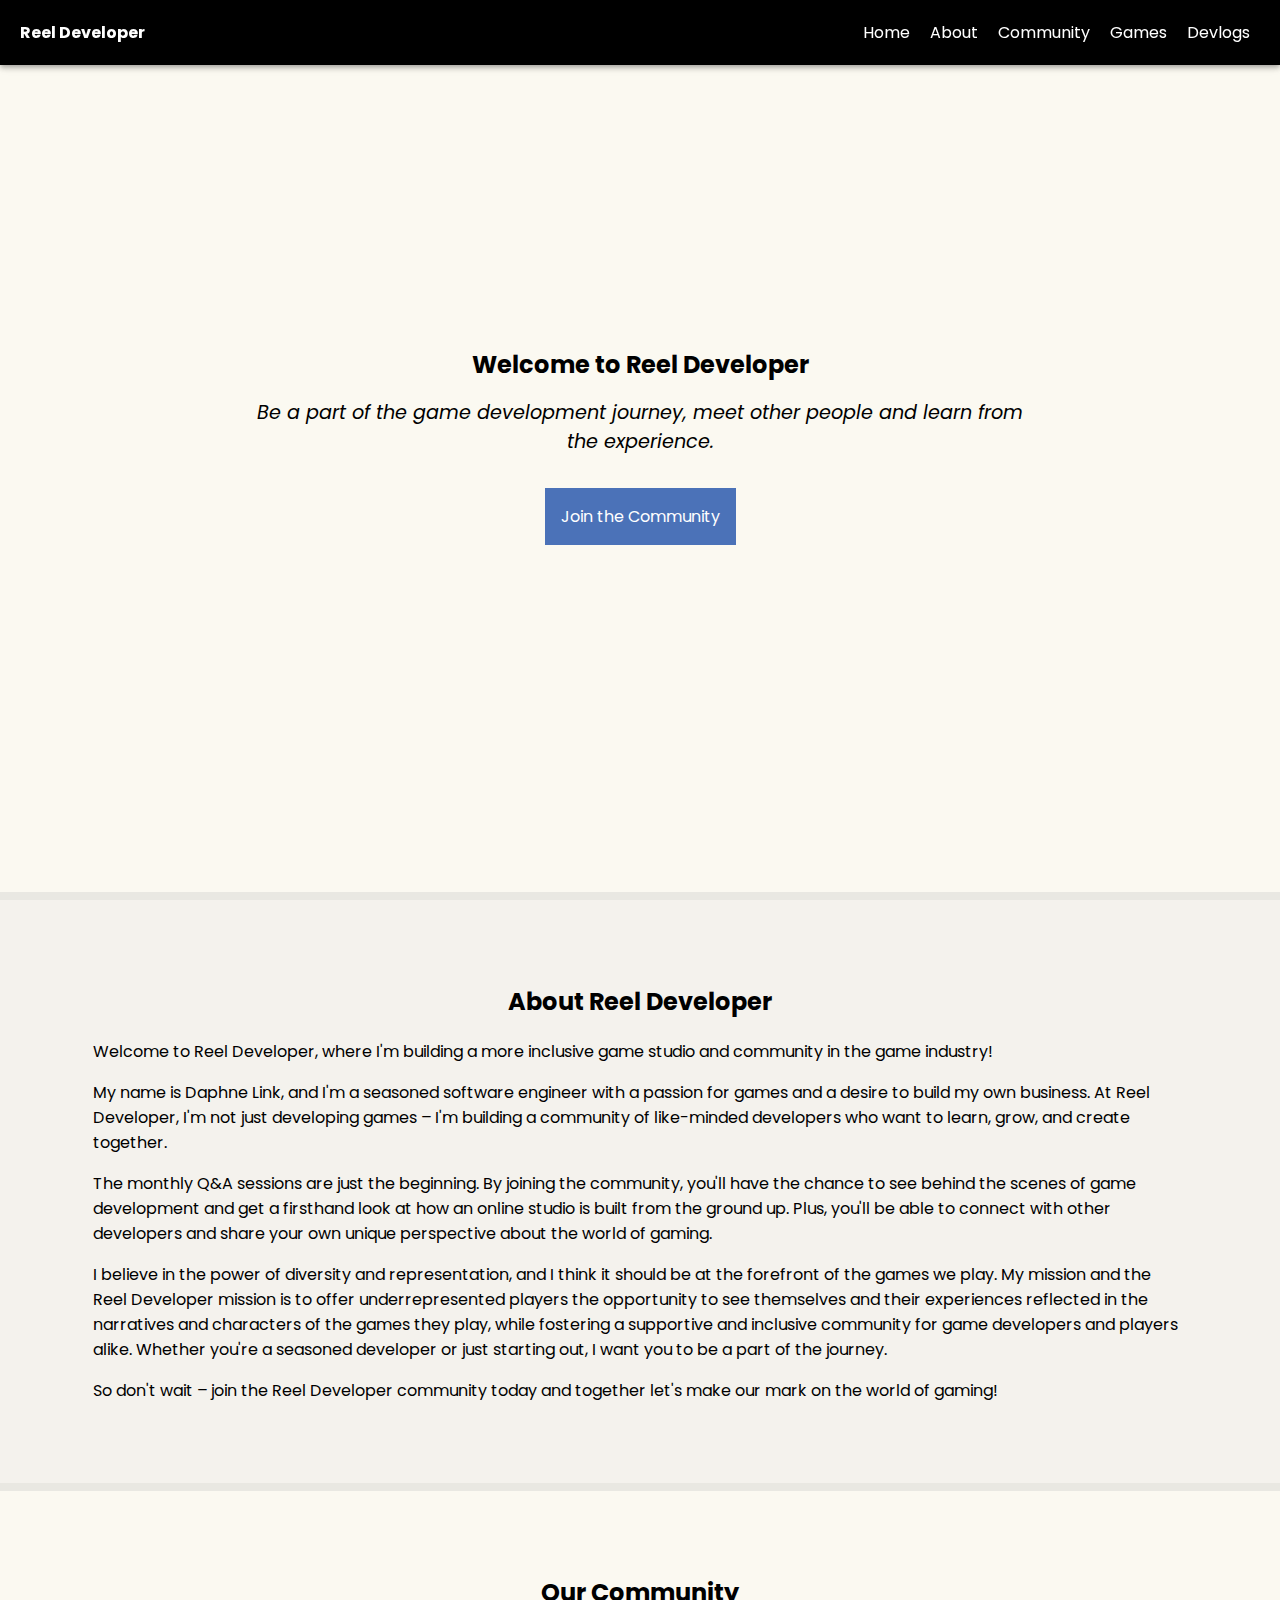
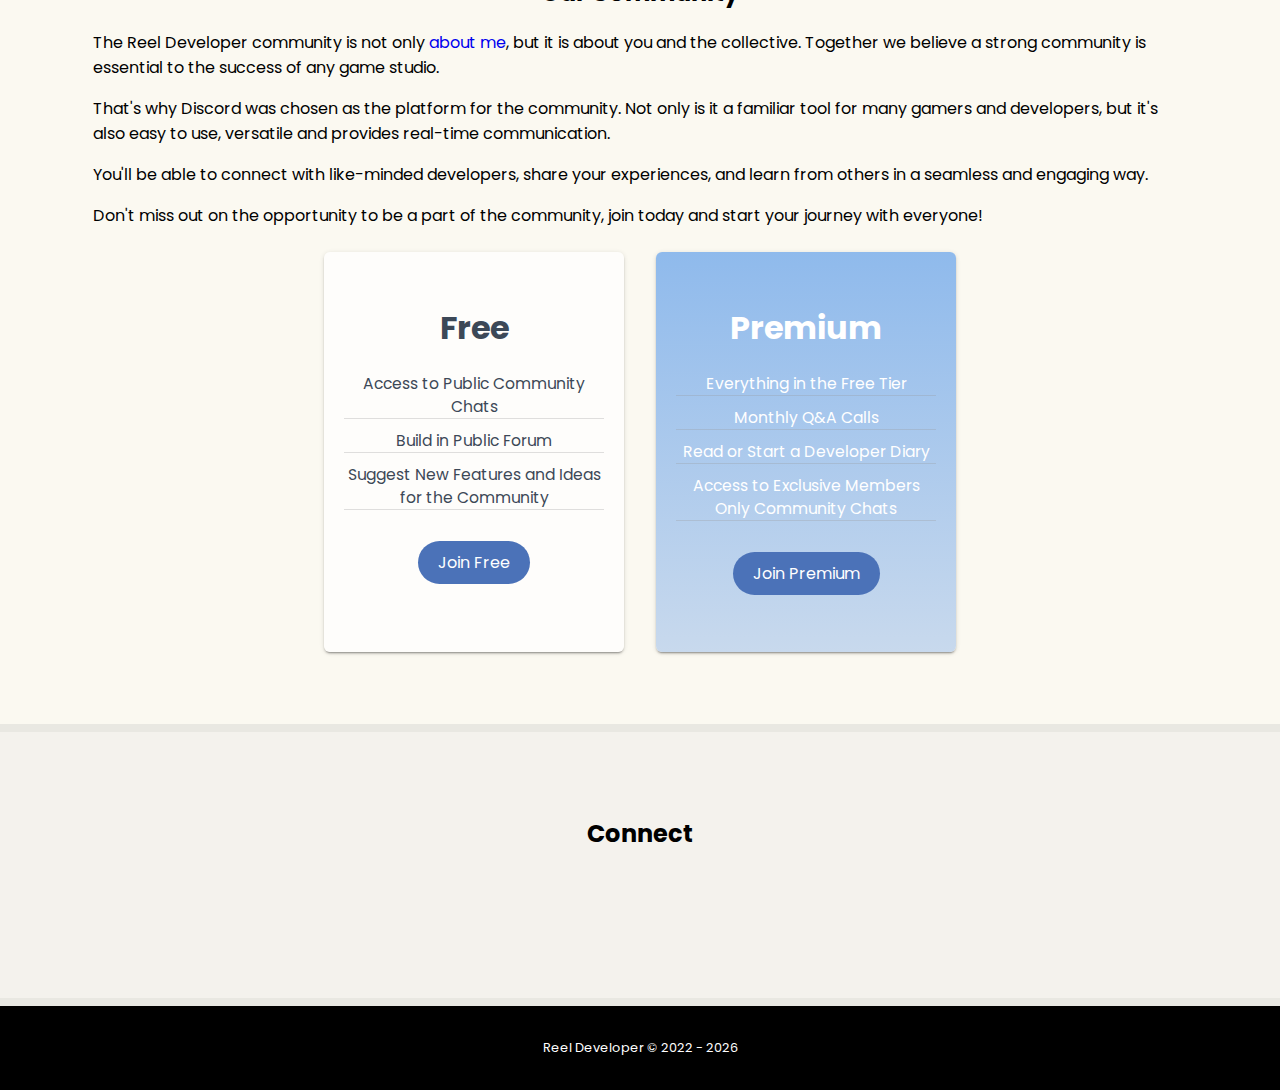
<file: index.html>
<!DOCTYPE html>
<html lang="en">
<head>
    <meta charset="UTF-8">
    <meta http-equiv="X-UA-Compatible" content="IE=edge">
    <meta name="viewport" content="width=device-width, initial-scale=1.0">
    <link rel="stylesheet" type="text/css" href="/css/styles.css">
    <link href="https://fonts.googleapis.com/css2?family=Poppins:ital,wght@0,100;0,400;0,500;0,600;0,700;0,800;1,500;1,600;1,700;1,900&display=swap" rel="stylesheet">
    <link rel="stylesheet" href="https://cdnjs.cloudflare.com/ajax/libs/font-awesome/6.2.1/css/all.min.css" integrity="sha512-MV7K8+y+gLIBoVD59lQIYicR65iaqukzvf/nwasF0nqhPay5w/9lJmVM2hMDcnK1OnMGCdVK+iQrJ7lzPJQd1w==" crossorigin="anonymous" referrerpolicy="no-referrer" />
    <title>Reel Developer</title>
</head>
<body>
    <nav>
        <div class="logo"><a href="https://reeldeveloper.com" target="_blank">Reel Developer</a></div>
        <ul class="nav-links">
            <li><a href="#home">Home</a></li>
            <li><a href="#about">About</a></li>
            <li><a href="#community">Community</a></li>
            <li><a href="#">Games</a></li>
            <li><a href="https://blog.daphnelink.com/" target="_blank">Devlogs</a></li>
        </ul>
            <div class="menu-icon">
                <i class="fa-solid fa-bars"></i>
            </div>
    </nav>
    
    <section class="hero" id="home">
        <div class="hero-text">
            <h1>Welcome to Reel Developer</h1>
            <h2>Be a part of the game development journey, meet other people and learn from the experience.</h2>
            <div class="join-button-container">
                <a href="#community" class="join-button">Join the Community</a>
            </div>
        </div>
    </section>
    <section class="about" id="about">
        <div class="about-text">
            <h2>About Reel Developer</h2>
            <p>
                Welcome to Reel Developer, where I'm building a more inclusive game studio and community in the game industry!
            </p>
            <p>My name is Daphne Link, and I'm a seasoned software engineer with a passion for games and a desire to build my own business. At Reel Developer, I'm not just developing games – I'm building a community of like-minded developers who want to learn, grow, and create together.</p>

            <p>The monthly Q&A sessions are just the beginning. By joining the community, you'll have the chance to see behind the scenes of game development and get a firsthand look at how an online studio is built from the ground up. Plus, you'll be able to connect with other developers and share your own unique perspective about the world of gaming.</p>  

            <p>I believe in the power of diversity and representation, and I think it should be at the forefront of the games we play. My mission and the Reel Developer mission is to offer underrepresented players the opportunity to see themselves and their experiences reflected in the narratives and characters of the games they play, while fostering a supportive and inclusive community for game developers and players alike. Whether you're a seasoned developer or just starting out, I want you to be a part of the journey.</p>

            <p>So don't wait – join the Reel Developer community today and together let's make our mark on the world of gaming!
            </p>
        </div>
    </section>
    <section class="community" id="community">
        <div class="community-text">
            <h2>Our Community</h2>
            <p>The Reel Developer community is not only <a href="#about" class="about-p-link">about me</a>, but it is about you and the collective. Together we believe a strong community is essential to the success of any game studio.</p>

            <p>That's why Discord was chosen as the platform for the community. Not only is it a familiar tool for many gamers and developers, but it's also easy to use, versatile and provides real-time communication.</p> 

            <p>You'll be able to connect with like-minded developers, share your experiences, and learn from others in a seamless and engaging way.</p>

            <p>Don't miss out on the opportunity to be a part of the community, join today and start your journey with everyone!</p>

            <div class="pricing-table-container">
                <div class="pricing-table free">
                  <h3 class="pricing-table-header">Free</h3>
                  <ul class="pricing-table-features">
                    <li>Access to Public Community Chats</li>
                    <li>Build in Public Forum</li>
                    <li>Suggest New Features and Ideas for the Community</li>
                  </ul>
                    <div class="pricing-table-button-container">
                        <a href="https://whop.com/reeldeveloper/?planId=plan_3bbPS8L6Kgk4v&accessPassId=prod_vbupwGvJivJlW" target="_blank" class="pricing-table-button">Join Free</a>
                    </div>
                </div>
                <div class="pricing-table premium">
                  <h3 class="pricing-table-header">Premium</h3>
                  <ul class="pricing-table-features">
                    <li>Everything in the Free Tier</li>
                    <li>Monthly Q&A Calls</li>
                    <li>Read or Start a Developer Diary</li>
                    <li>Access to Exclusive Members Only Community Chats</li>
                  </ul>
                    <div class="pricing-table-button-container">
                        <a href="https://whop.com/reeldeveloper/?planId=plan_fYobRqj0PrnNt&accessPassId=pass_PrpeecmFx3p9G" target="_blank" class="pricing-table-button">Join Premium</a>
                    </div>
                </div>
              </div>              
        </div>
    </section>
    <section class="contact" id="contact">
        <div class="contact-text">
            <h2>Connect</h2>
            <ul class="contact-links">
                <li><a href="https://twitter.com/daphnelink" target="_blank"><i class="fa-brands fa-twitter"></i></a></li>
                <li class="second-social-link"><a href="https://linkedin.com/in/daphnelink/" target="_blank"><i class="fa-brands fa-linkedin-in"></i></a></li>
            </ul>
        </div>
    </section>
    <footer>
        <p>Reel Developer &#169; 2022 - <span id="current-year"></span></p>
    </footer>
    <script src="scripts/brain.js"></script>
</body>
</html>
        


<!--<head>
    <meta charset="UTF-8">
    <meta http-equiv="X-UA-Compatible" content="IE=edge">
    <meta name="viewport" content="width=device-width, initial-scale=1.0">
    <link href="css/styles.css" rel="stylesheet" />
    <link rel="stylesheet" href="https://cdnjs.cloudflare.com/ajax/libs/font-awesome/6.1.1/css/all.min.css"
        integrity="sha512-KfkfwYDsLkIlwQp6LFnl8zNdLGxu9YAA1QvwINks4PhcElQSvqcyVLLD9aMhXd13uQjoXtEKNosOWaZqXgel0g=="
        crossorigin="anonymous" referrerpolicy="no-referrer" />
    <title>Reel Developer</title>
</head>
<body>
    <header>
        <div class="header-nav">
        <a href="https://reeldeveloper.com" class="title-header">Reel Developer</a>
        <nav>
            <ul>
                <li>Home</li>
                <li>About</li>
                <li>Community</li>
                <li>Games</li>
            </ul>
        </nav>
    </div>
    </header>
    <section class="hero-section">
        <div class="hero-mission">
            <h3 class="hero-text">The Reel Developer mission is to offer players the opportunity to see themselves and their experiences reflected in the narratives and characters of interactive, entertaining and engaging games.</h3>
            <button class="join-community-button">Join the Community</button>
        </div>
    </section>

    <footer><a href="https://reeldeveloper.com" class="title-footer">Reel Developer &#169; 2022</a></footer>
</body>
</html>-->
</file>
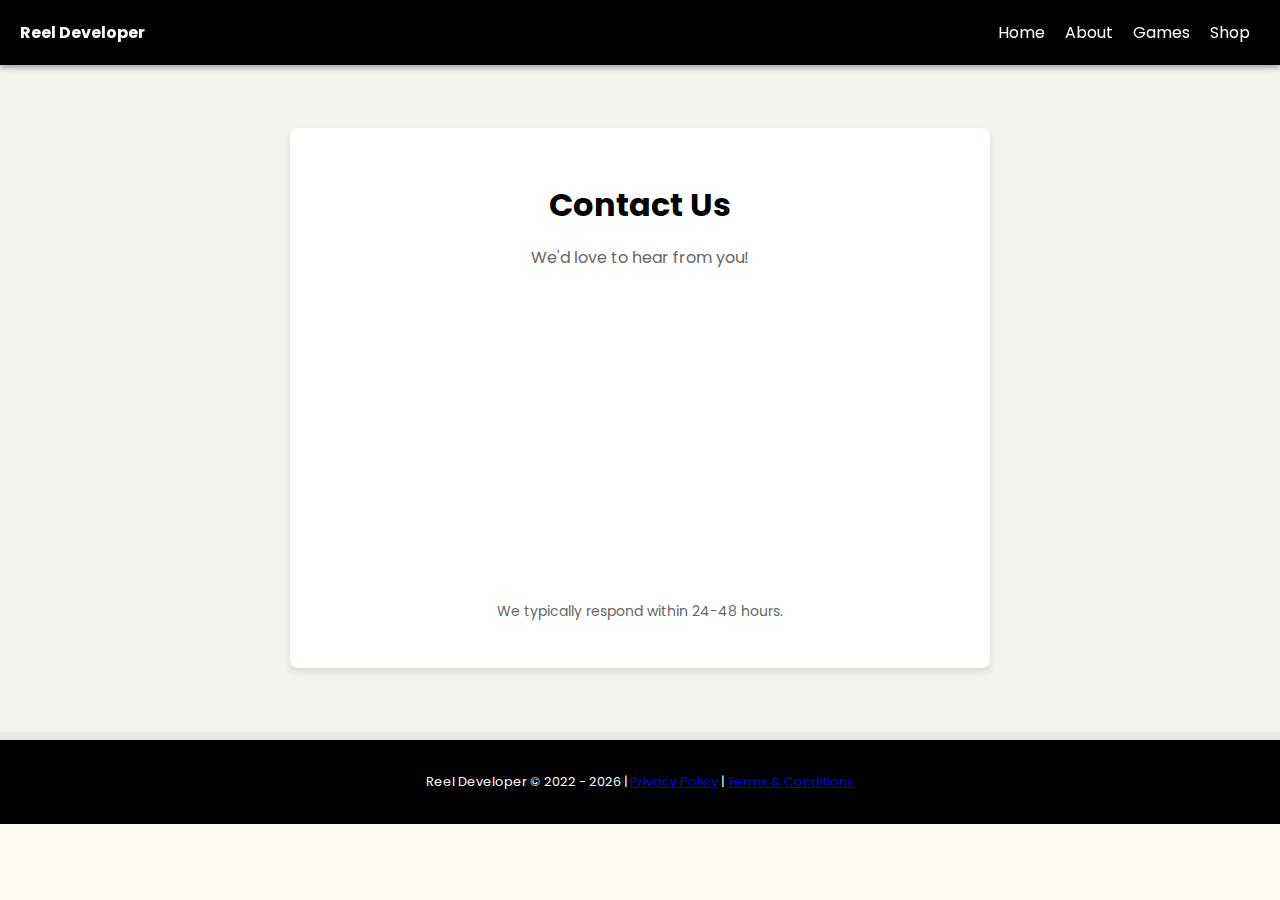
<file: contact.html>
<!DOCTYPE html>
<html lang="en">
<head>
    <meta charset="UTF-8">
    <meta http-equiv="X-UA-Compatible" content="IE=edge">
    <meta name="viewport" content="width=device-width, initial-scale=1.0">
    <link rel="stylesheet" type="text/css" href="/css/styles.css">
    <link href="https://fonts.googleapis.com/css2?family=Poppins:ital,wght@0,100;0,400;0,500;0,600;0,700;0,800;1,500;1,600;1,700;1,900&display=swap" rel="stylesheet">
    <link rel="stylesheet" href="https://cdnjs.cloudflare.com/ajax/libs/font-awesome/6.2.1/css/all.min.css" integrity="sha512-MV7K8+y+gLIBoVD59lQIYicR65iaqukzvf/nwasF0nqhPay5w/9lJmVM2hMDcnK1OnMGCdVK+iQrJ7lzPJQd1w==" crossorigin="anonymous" referrerpolicy="no-referrer" />
    <script src="https://tally.so/widgets/embed.js"></script>
    <title>Contact - Reel Developer</title>
    <style>
        .contact-page {
            padding: 8rem 2rem 4rem;
            background-color: #f4f2ed;
            border-bottom: 8px solid #e9e8e2;
            min-height: 70vh;
        }

        .contact-container {
            max-width: 700px;
            margin: 0 auto;
            background: white;
            padding: 2rem;
            border-radius: 8px;
            box-shadow: 0 4px 6px rgba(0,0,0,0.1);
        }

        .contact-container h1 {
            text-align: center;
            margin-bottom: 0.5rem;
        }

        .contact-container .subtitle {
            text-align: center;
            color: #666;
            margin-bottom: 2rem;
        }

        .form-note {
            font-size: 0.875rem;
            color: #666;
            margin-top: 1rem;
            text-align: center;
        }

        @media (max-width: 768px) {
            .contact-container {
                padding: 1.5rem;
            }
        }
    </style>
</head>
<body>
    <nav>
        <div class="logo"><a href="https://reeldeveloper.com">Reel Developer</a></div>
        <ul class="nav-links">
            <li><a href="/">Home</a></li>
            <li><a href="/#about">About</a></li>
            <li><a href="#">Games</a></li>
            <li><a href="/shop">Shop</a></li>
        </ul>
            <div class="menu-icon">
                <i class="fa-solid fa-bars"></i>
            </div>
    </nav>

    <section class="contact-page">
        <div class="contact-container">
            <h1>Contact Us</h1>
            <p class="subtitle">We'd love to hear from you!</p>

            <iframe data-tally-src="https://tally.so/embed/OD4xzk?alignLeft=1&hideTitle=1&transparentBackground=1&dynamicHeight=1" loading="lazy" width="100%" height="276" frameborder="0" marginheight="0" marginwidth="0" title="Contact"></iframe>

            <p class="form-note">We typically respond within 24-48 hours.</p>
        </div>
    </section>

    <footer>
        <p>Reel Developer &#169; 2022 - <span id="current-year"></span> | <a href="/privacy-policy">Privacy Policy</a> | <a href="/terms">Terms & Conditions</a></p>
    </footer>
    
    <script src="scripts/brain.js"></script>
    <script>
        // Wait for Tally to load before calling loadEmbeds
        if (typeof Tally !== 'undefined') {
            Tally.loadEmbeds();
        } else {
            window.addEventListener('load', function() {
                if (typeof Tally !== 'undefined') {
                    Tally.loadEmbeds();
                }
            });
        }
    </script>
</body>
</html>
</file>
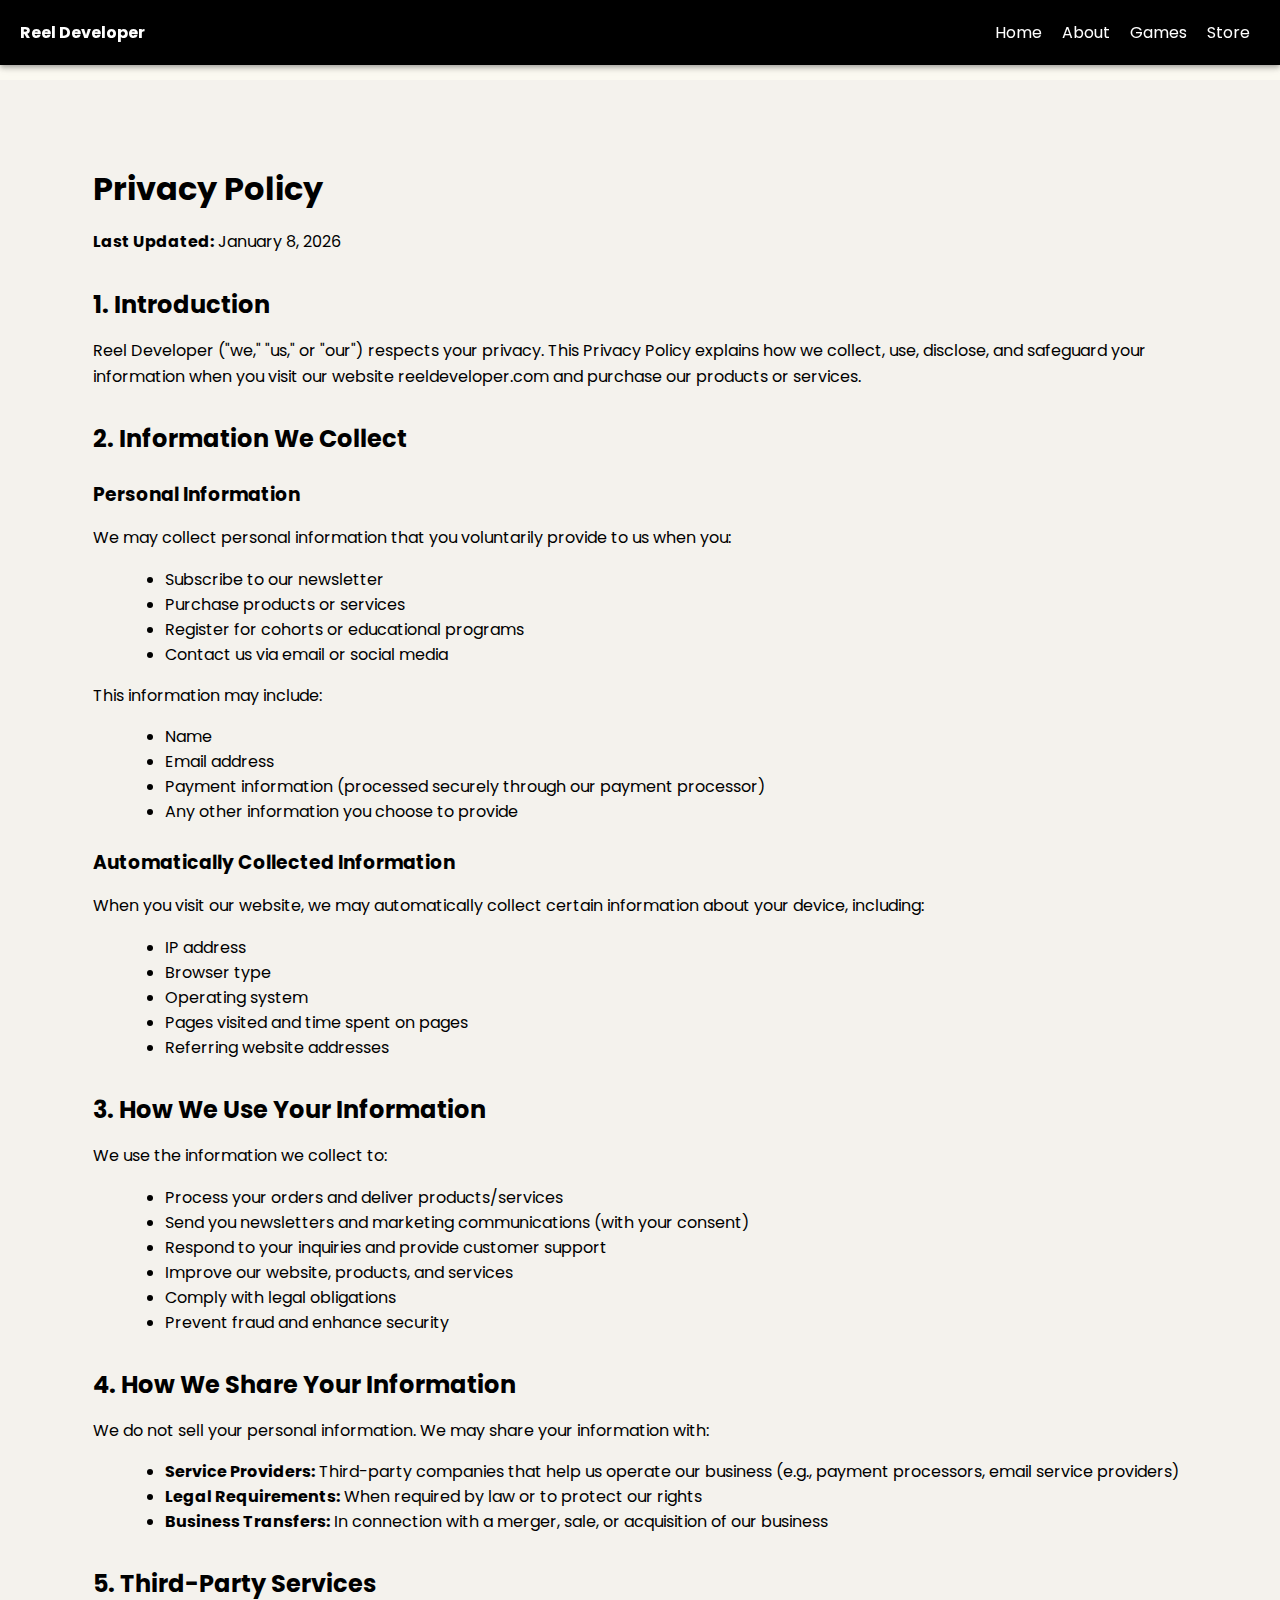
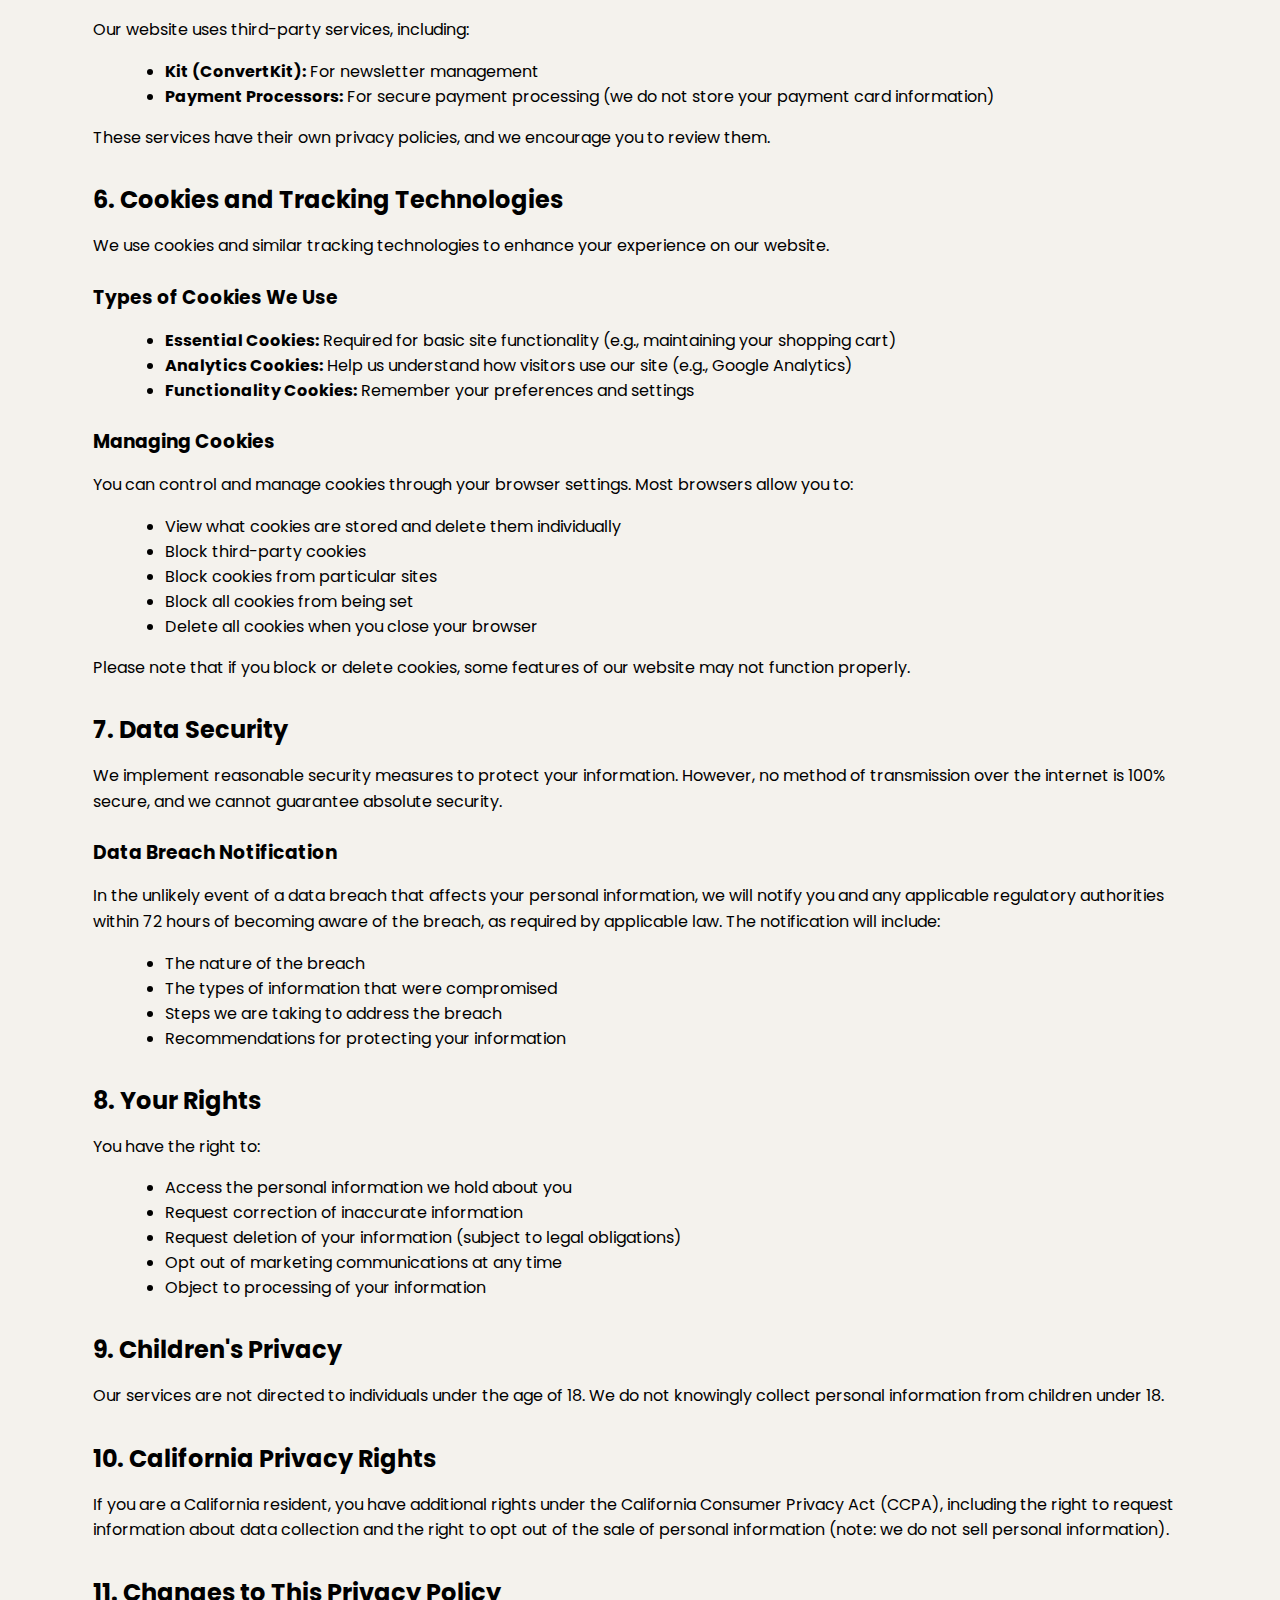
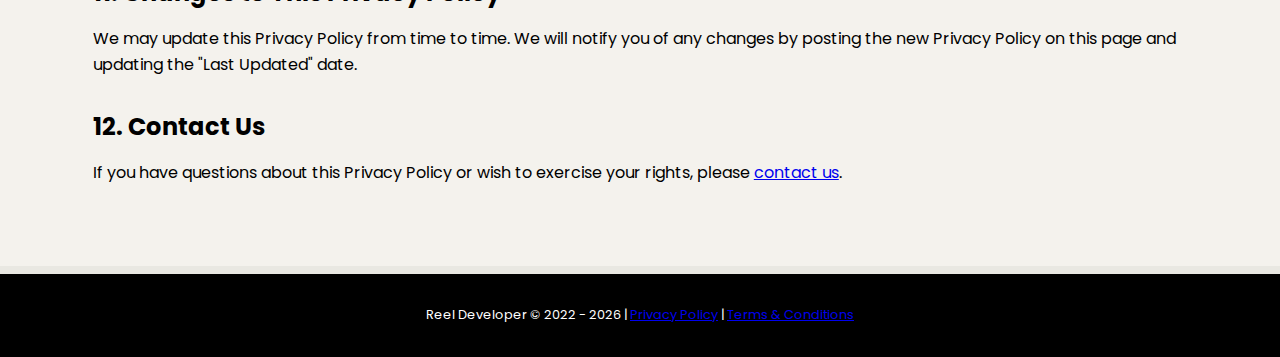
<file: privacy-policy.html>
<!DOCTYPE html>
<html lang="en">
<head>
    <meta charset="UTF-8">
    <meta http-equiv="X-UA-Compatible" content="IE=edge">
    <meta name="viewport" content="width=device-width, initial-scale=1.0">
    <link rel="stylesheet" type="text/css" href="/css/styles.css">
    <link rel="stylesheet" type="text/css" href="/css/legal.css">
    <link href="https://fonts.googleapis.com/css2?family=Poppins:ital,wght@0,100;0,400;0,500;0,600;0,700;0,800;1,500;1,600;1,700;1,900&display=swap" rel="stylesheet">
    <link rel="stylesheet" href="https://cdnjs.cloudflare.com/ajax/libs/font-awesome/6.2.1/css/all.min.css" integrity="sha512-MV7K8+y+gLIBoVD59lQIYicR65iaqukzvf/nwasF0nqhPay5w/9lJmVM2hMDcnK1OnMGCdVK+iQrJ7lzPJQd1w==" crossorigin="anonymous" referrerpolicy="no-referrer" />
    <title>Privacy Policy - Reel Developer</title>
</head>
<body>
    <nav>
        <div class="logo"><a href="https://reeldeveloper.com">Reel Developer</a></div>
        <ul class="nav-links">
            <li><a href="/">Home</a></li>
            <li><a href="/#about">About</a></li>
            <li><a href="#">Games</a></li>
            <li><a href="/shop">Store</a></li>
        </ul>
            <div class="menu-icon">
                <i class="fa-solid fa-bars"></i>
            </div>
    </nav>
    
    <section class="about legal-page">
        <div class="about-text legal-content">
            <h1>Privacy Policy</h1>
            <p><strong>Last Updated:</strong> January 8, 2026</p>
            
            <h2>1. Introduction</h2>
            <p>Reel Developer ("we," "us," or "our") respects your privacy. This Privacy Policy explains how we collect, use, disclose, and safeguard your information when you visit our website reeldeveloper.com and purchase our products or services.</p>
            
            <h2>2. Information We Collect</h2>
            <h3>Personal Information</h3>
            <p>We may collect personal information that you voluntarily provide to us when you:</p>
            <ul>
                <li>Subscribe to our newsletter</li>
                <li>Purchase products or services</li>
                <li>Register for cohorts or educational programs</li>
                <li>Contact us via email or social media</li>
            </ul>
            <p>This information may include:</p>
            <ul>
                <li>Name</li>
                <li>Email address</li>
                <li>Payment information (processed securely through our payment processor)</li>
                <li>Any other information you choose to provide</li>
            </ul>
            
            <h3>Automatically Collected Information</h3>
            <p>When you visit our website, we may automatically collect certain information about your device, including:</p>
            <ul>
                <li>IP address</li>
                <li>Browser type</li>
                <li>Operating system</li>
                <li>Pages visited and time spent on pages</li>
                <li>Referring website addresses</li>
            </ul>
            
            <h2>3. How We Use Your Information</h2>
            <p>We use the information we collect to:</p>
            <ul>
                <li>Process your orders and deliver products/services</li>
                <li>Send you newsletters and marketing communications (with your consent)</li>
                <li>Respond to your inquiries and provide customer support</li>
                <li>Improve our website, products, and services</li>
                <li>Comply with legal obligations</li>
                <li>Prevent fraud and enhance security</li>
            </ul>
            
            <h2>4. How We Share Your Information</h2>
            <p>We do not sell your personal information. We may share your information with:</p>
            <ul>
                <li><strong>Service Providers:</strong> Third-party companies that help us operate our business (e.g., payment processors, email service providers)</li>
                <li><strong>Legal Requirements:</strong> When required by law or to protect our rights</li>
                <li><strong>Business Transfers:</strong> In connection with a merger, sale, or acquisition of our business</li>
            </ul>
            
            <h2>5. Third-Party Services</h2>
            <p>Our website uses third-party services, including:</p>
            <ul>
                <li><strong>Kit (ConvertKit):</strong> For newsletter management</li>
                <li><strong>Payment Processors:</strong> For secure payment processing (we do not store your payment card information)</li>
            </ul>
            <p>These services have their own privacy policies, and we encourage you to review them.</p>
            
            <h2>6. Cookies and Tracking Technologies</h2>
            <p>We use cookies and similar tracking technologies to enhance your experience on our website.</p>
            
            <h3>Types of Cookies We Use</h3>
            <ul>
                <li><strong>Essential Cookies:</strong> Required for basic site functionality (e.g., maintaining your shopping cart)</li>
                <li><strong>Analytics Cookies:</strong> Help us understand how visitors use our site (e.g., Google Analytics)</li>
                <li><strong>Functionality Cookies:</strong> Remember your preferences and settings</li>
            </ul>
            
            <h3>Managing Cookies</h3>
            <p>You can control and manage cookies through your browser settings. Most browsers allow you to:</p>
            <ul>
                <li>View what cookies are stored and delete them individually</li>
                <li>Block third-party cookies</li>
                <li>Block cookies from particular sites</li>
                <li>Block all cookies from being set</li>
                <li>Delete all cookies when you close your browser</li>
            </ul>
            <p>Please note that if you block or delete cookies, some features of our website may not function properly.</p>
            
            <h2>7. Data Security</h2>
            <p>We implement reasonable security measures to protect your information. However, no method of transmission over the internet is 100% secure, and we cannot guarantee absolute security.</p>
            
            <h3>Data Breach Notification</h3>
            <p>In the unlikely event of a data breach that affects your personal information, we will notify you and any applicable regulatory authorities within 72 hours of becoming aware of the breach, as required by applicable law. The notification will include:</p>
            <ul>
                <li>The nature of the breach</li>
                <li>The types of information that were compromised</li>
                <li>Steps we are taking to address the breach</li>
                <li>Recommendations for protecting your information</li>
            </ul>
            
            <h2>8. Your Rights</h2>
            <p>You have the right to:</p>
            <ul>
                <li>Access the personal information we hold about you</li>
                <li>Request correction of inaccurate information</li>
                <li>Request deletion of your information (subject to legal obligations)</li>
                <li>Opt out of marketing communications at any time</li>
                <li>Object to processing of your information</li>
            </ul>
            
            <h2>9. Children's Privacy</h2>
            <p>Our services are not directed to individuals under the age of 18. We do not knowingly collect personal information from children under 18.</p>
            
            <h2>10. California Privacy Rights</h2>
            <p>If you are a California resident, you have additional rights under the California Consumer Privacy Act (CCPA), including the right to request information about data collection and the right to opt out of the sale of personal information (note: we do not sell personal information).</p>
            
            <h2>11. Changes to This Privacy Policy</h2>
            <p>We may update this Privacy Policy from time to time. We will notify you of any changes by posting the new Privacy Policy on this page and updating the "Last Updated" date.</p>
            
            <h2>12. Contact Us</h2>
            <p>If you have questions about this Privacy Policy or wish to exercise your rights, please <a href="/contact">contact us</a>.</p>
        </div>
    </section>
    
    <footer>
        <p>Reel Developer &#169; 2022 - <span id="current-year"></span> | <a href="/privacy-policy">Privacy Policy</a> | <a href="/terms-and-conditions">Terms & Conditions</a></p>
    </footer>
    <script src="scripts/brain.js"></script>
</body>
</html>
</file>
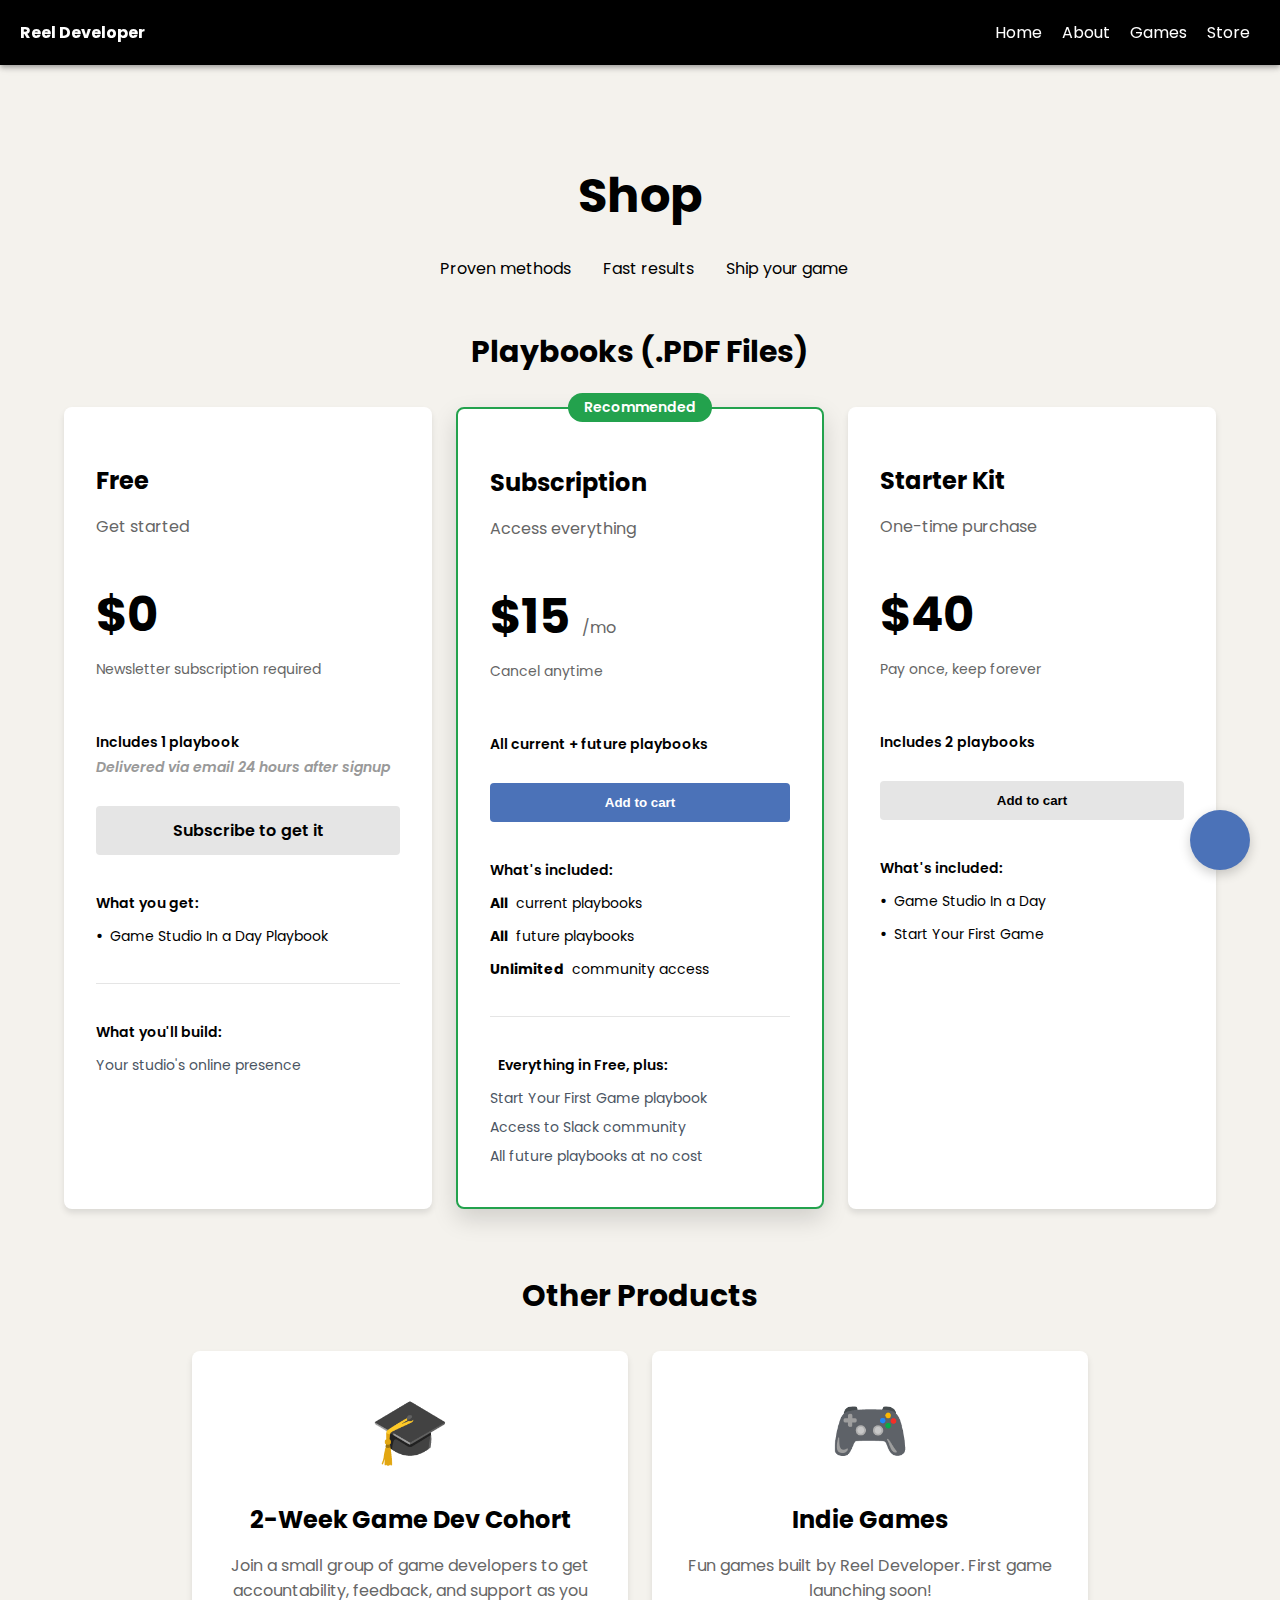
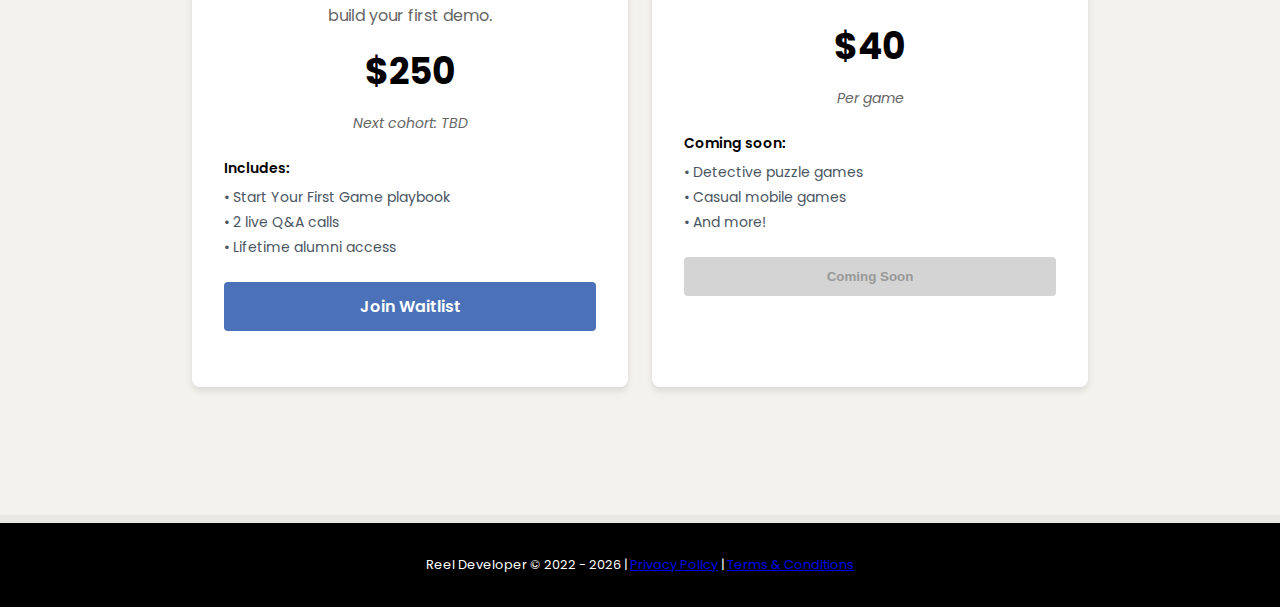
<file: shop.html>
<!DOCTYPE html>
<html lang="en">
<head>
    <meta charset="UTF-8">
    <meta http-equiv="X-UA-Compatible" content="IE=edge">
    <meta name="viewport" content="width=device-width, initial-scale=1.0">
    <link rel="stylesheet" type="text/css" href="/css/styles.css">
    <link rel="stylesheet" type="text/css" href="/css/shop.css">
    <link href="https://fonts.googleapis.com/css2?family=Poppins:ital,wght@0,100;0,400;0,500;0,600;0,700;0,800;1,500;1,600;1,700;1,900&display=swap" rel="stylesheet">
    <link rel="stylesheet" href="https://cdnjs.cloudflare.com/ajax/libs/font-awesome/6.2.1/css/all.min.css" integrity="sha512-MV7K8+y+gLIBoVD59lQIYicR65iaqukzvf/nwasF0nqhPay5w/9lJmVM2hMDcnK1OnMGCdVK+iQrJ7lzPJQd1w==" crossorigin="anonymous" referrerpolicy="no-referrer" />
    <title>Shop - Reel Developer</title>
</head>
<body>
    <nav>
        <div class="logo"><a href="https://reeldeveloper.com">Reel Developer</a></div>
        <ul class="nav-links">
            <li><a href="/">Home</a></li>
            <li><a href="/#about">About</a></li>
            <li><a href="#">Games</a></li>
            <li><a href="/shop">Store</a></li>
        </ul>
        <div class="menu-icon">
            <i class="fa-solid fa-bars"></i>
        </div>
    </nav>

    <!-- Hero Section -->
    <section class="hero-section">
        <div class="hero-container">
            <h1 class="hero-title">Shop</h1>
            <div class="hero-features">
                <div class="hero-feature">
                    <i class="fa-solid fa-book"></i>
                    <span>Proven methods</span>
                </div>
                <div class="hero-feature">
                    <i class="fa-solid fa-clock"></i>
                    <span>Fast results</span>
                </div>
                <div class="hero-feature">
                    <i class="fa-solid fa-rocket"></i>
                    <span>Ship your game</span>
                </div>
            </div>

            <!-- Playbooks Section -->
            <div class="section-spacing">
                <h2 class="section-title">Playbooks (.PDF Files)</h2>
                <div class="pricing-grid">
                    
                    <!-- Free Plan -->
                    <div class="pricing-card">
                        <div class="card-header">
                            <h3 class="card-title">Free</h3>
                            <p class="card-subtitle">Get started</p>
                        </div>
                        
                        <div class="card-price">
                            <div class="price-amount">$0</div>
                            <p class="price-note">Newsletter subscription required</p>
                        </div>

                        <div class="card-description">
                            <p>Includes 1 playbook</p>
                            <p class="price-disclaimer">Delivered via email 24 hours after signup</p>
                        </div>

                        <a href="https://reeldeveloper.com/#newsletter" class="card-button button-secondary">
                            Subscribe to get it
                        </a>

                        <div class="card-includes">
                            <p>What you get:</p>
                            <div class="include-item">
                                <span>•</span>
                                <span>Game Studio In a Day Playbook</span>
                            </div>
                        </div>

                        <div class="card-features">
                            <p class="features-title">What you'll build:</p>
                            <ul>
                                <li>Your studio's online presence</li>
                            </ul>
                        </div>
                    </div>

                    <!-- Subscription Plan (Recommended) -->
                    <div class="pricing-card recommended">
                        <div class="recommended-badge">Recommended</div>
                        
                        <div class="card-header">
                            <h3 class="card-title">Subscription</h3>
                            <p class="card-subtitle">Access everything</p>
                        </div>
                        
                        <div class="card-price">
                            <span class="price-amount">$15</span>
                            <span class="price-period">/mo</span>
                            <p class="price-note">Cancel anytime</p>
                        </div>

                        <div class="card-description">
                            <p>All current + future playbooks</p>
                        </div>

                        <button onclick="addToCart('playbook-subscription', 'Playbook Subscription (Monthly)', 15)" class="card-button button-primary">
                            Add to cart
                        </button>

                        <div class="card-includes">
                            <p>What's included:</p>
                            <div class="include-item">
                                <span>All</span>
                                <span>current playbooks</span>
                            </div>
                            <div class="include-item">
                                <span>All</span>
                                <span>future playbooks</span>
                            </div>
                            <div class="include-item">
                                <span>Unlimited</span>
                                <span>community access</span>
                            </div>
                        </div>

                        <div class="card-features">
                            <p class="features-title">
                                <i class="fa-solid fa-arrow-left"></i>
                                Everything in Free, plus:
                            </p>
                            <ul>
                                <li>Start Your First Game playbook</li>
                                <li>Access to Slack community</li>
                                <li>All future playbooks at no cost</li>
                            </ul>
                        </div>
                    </div>

                    <!-- Starter Kit Plan -->
                    <div class="pricing-card">
                        <div class="card-header">
                            <h3 class="card-title">Starter Kit</h3>
                            <p class="card-subtitle">One-time purchase</p>
                        </div>
                        
                        <div class="card-price">
                            <div class="price-amount">$40</div>
                            <p class="price-note">Pay once, keep forever</p>
                        </div>

                        <div class="card-description">
                            <p>Includes 2 playbooks</p>
                        </div>

                        <button onclick="addToCart('starter-kit', 'Playbook Starter Kit', 40)" class="card-button button-secondary">
                            Add to cart
                        </button>

                        <div class="card-includes">
                            <p>What's included:</p>
                            <div class="include-item">
                                <span>•</span>
                                <span>Game Studio In a Day</span>
                            </div>
                            <div class="include-item">
                                <span>•</span>
                                <span>Start Your First Game</span>
                            </div>
                        </div>
                    </div>
                </div>
            </div>

            <!-- Other Products Section -->
            <div class="section-spacing">
                <h2 class="section-title">Other Products</h2>
                <div class="products-grid">
                    
                    <!-- Cohort -->
                    <div class="product-card">
                        <div class="product-icon">🎓</div>
                        <h3 class="product-title">2-Week Game Dev Cohort</h3>
                        <p class="product-description">Join a small group of game developers to get accountability, feedback, and support as you build your first demo.</p>
                        
                        <div class="product-price">
                            <div class="product-price-amount">$250</div>
                            <p class="product-price-note">Next cohort: TBD</p>
                        </div>

                        <div class="product-features">
                            <p>Includes:</p>
                            <ul>
                                <li>• Start Your First Game playbook</li>
                                <li>• 2 live Q&A calls</li>
                                <li>• Lifetime alumni access</li>
                            </ul>
                        </div>

                        <a href="https://reeldeveloper.kit.com/waitlist" target="_blank" class="card-button button-primary">
                            Join Waitlist
                        </a>
                    </div>

                    <!-- Games -->
                    <div class="product-card">
                        <div class="product-icon">🎮</div>
                        <h3 class="product-title">Indie Games</h3>
                        <p class="product-description">Fun games built by Reel Developer. First game launching soon!</p>
                        
                        <div class="product-price">
                            <div class="product-price-amount">$40</div>
                            <p class="product-price-note">Per game</p>
                        </div>

                        <div class="product-features">
                            <p>Coming soon:</p>
                            <ul>
                                <li>• Detective puzzle games</li>
                                <li>• Casual mobile games</li>
                                <li>• And more!</li>
                            </ul>
                        </div>

                        <button disabled class="card-button button-disabled">
                            Coming Soon
                        </button>
                    </div>
                </div>
            </div>
        </div>
    </section>

    <!-- Shopping Cart Modal -->
    <div id="cart-modal" class="cart-modal">
        <div class="cart-content">
            <span class="close-cart">&times;</span>
            <h2>Shopping Cart</h2>
            <div id="cart-items"></div>
            <div class="cart-total">
                <h3>Total: $<span id="cart-total-amount">0</span></h3>
            </div>
            <button class="checkout-button" onclick="checkout()">Proceed to Checkout</button>
        </div>
    </div>

    <!-- Cart Icon (floating) -->
    <div class="cart-icon" onclick="openCart()">
        <i class="fa-solid fa-shopping-cart"></i>
        <span class="cart-count" id="cart-count">0</span>
    </div>

    <footer>
        <p>Reel Developer &#169; 2022 - <span id="current-year"></span> | <a href="/privacy-policy">Privacy Policy</a> | <a href="/terms-and-conditions">Terms & Conditions</a></p>
    </footer>

    <script src="scripts/brain.js"></script>
    <script src="scripts/shop.js"></script>
</body>
</html>
</file>
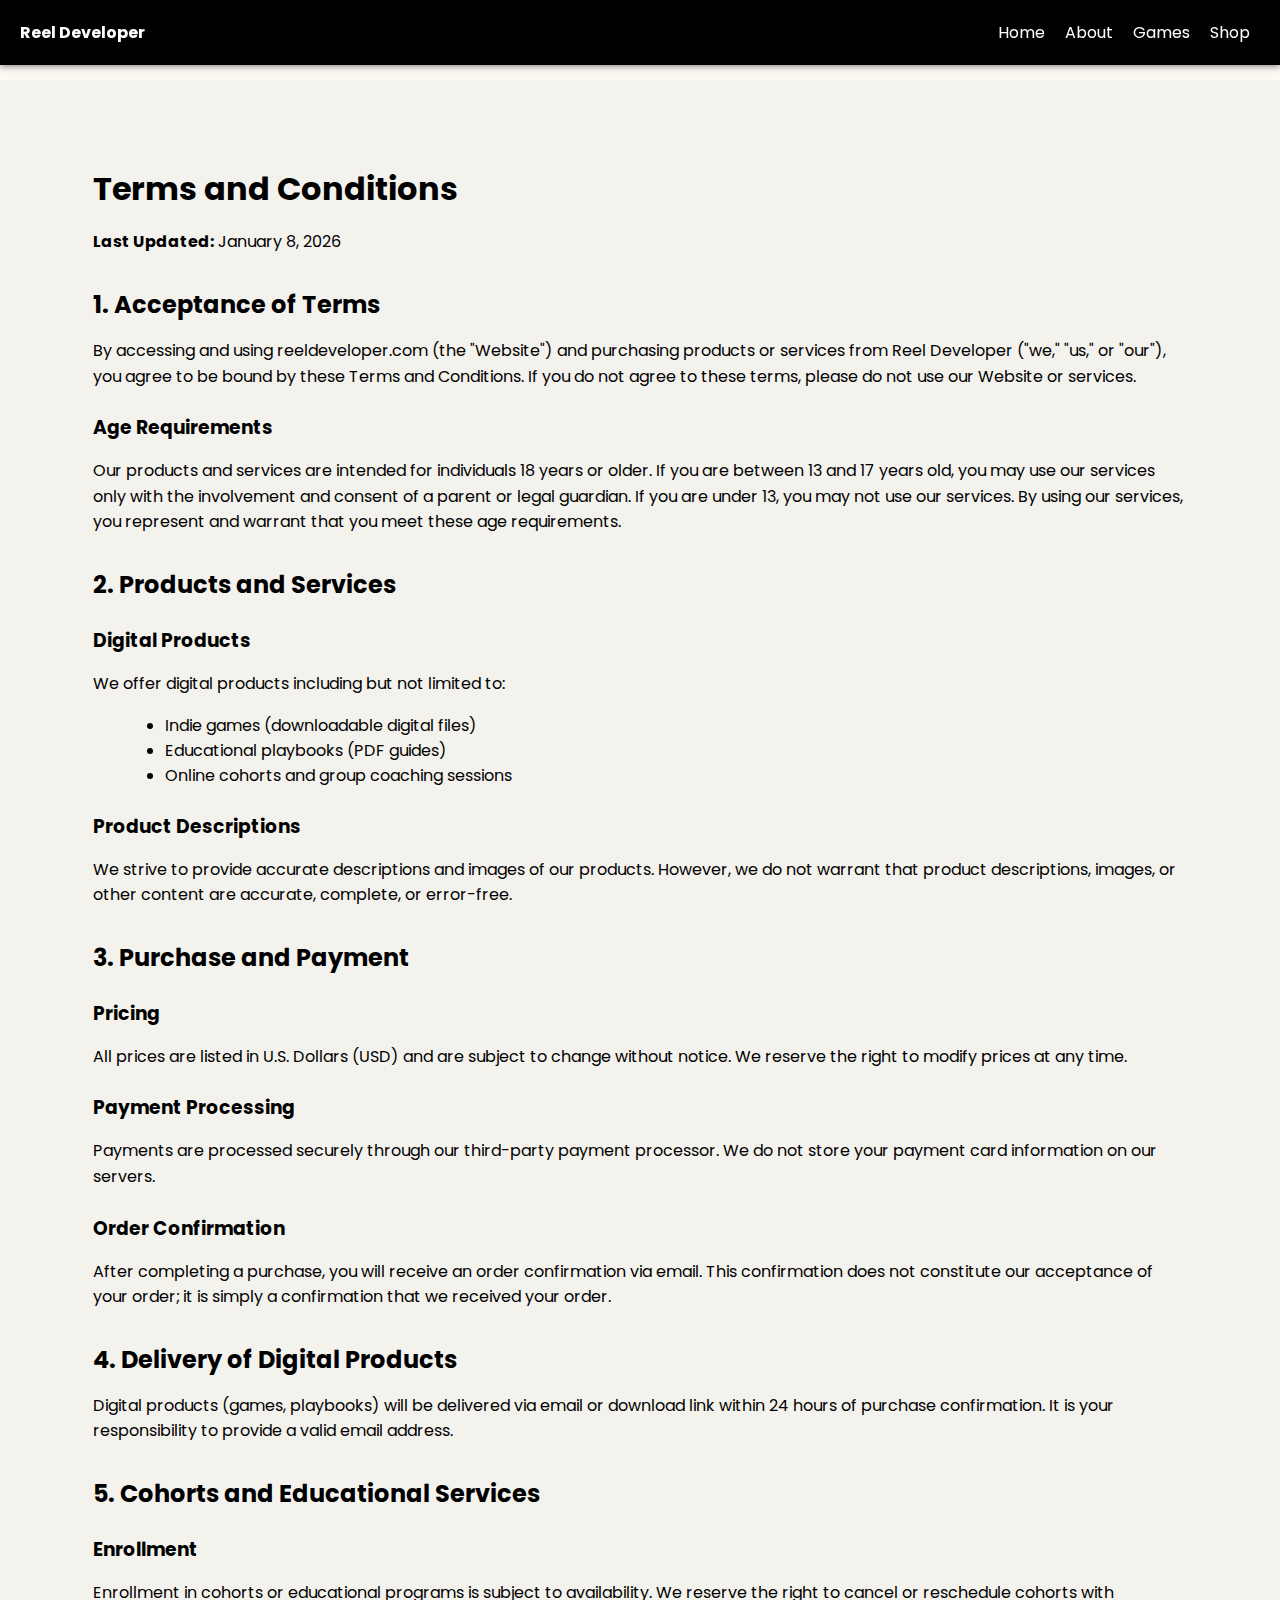
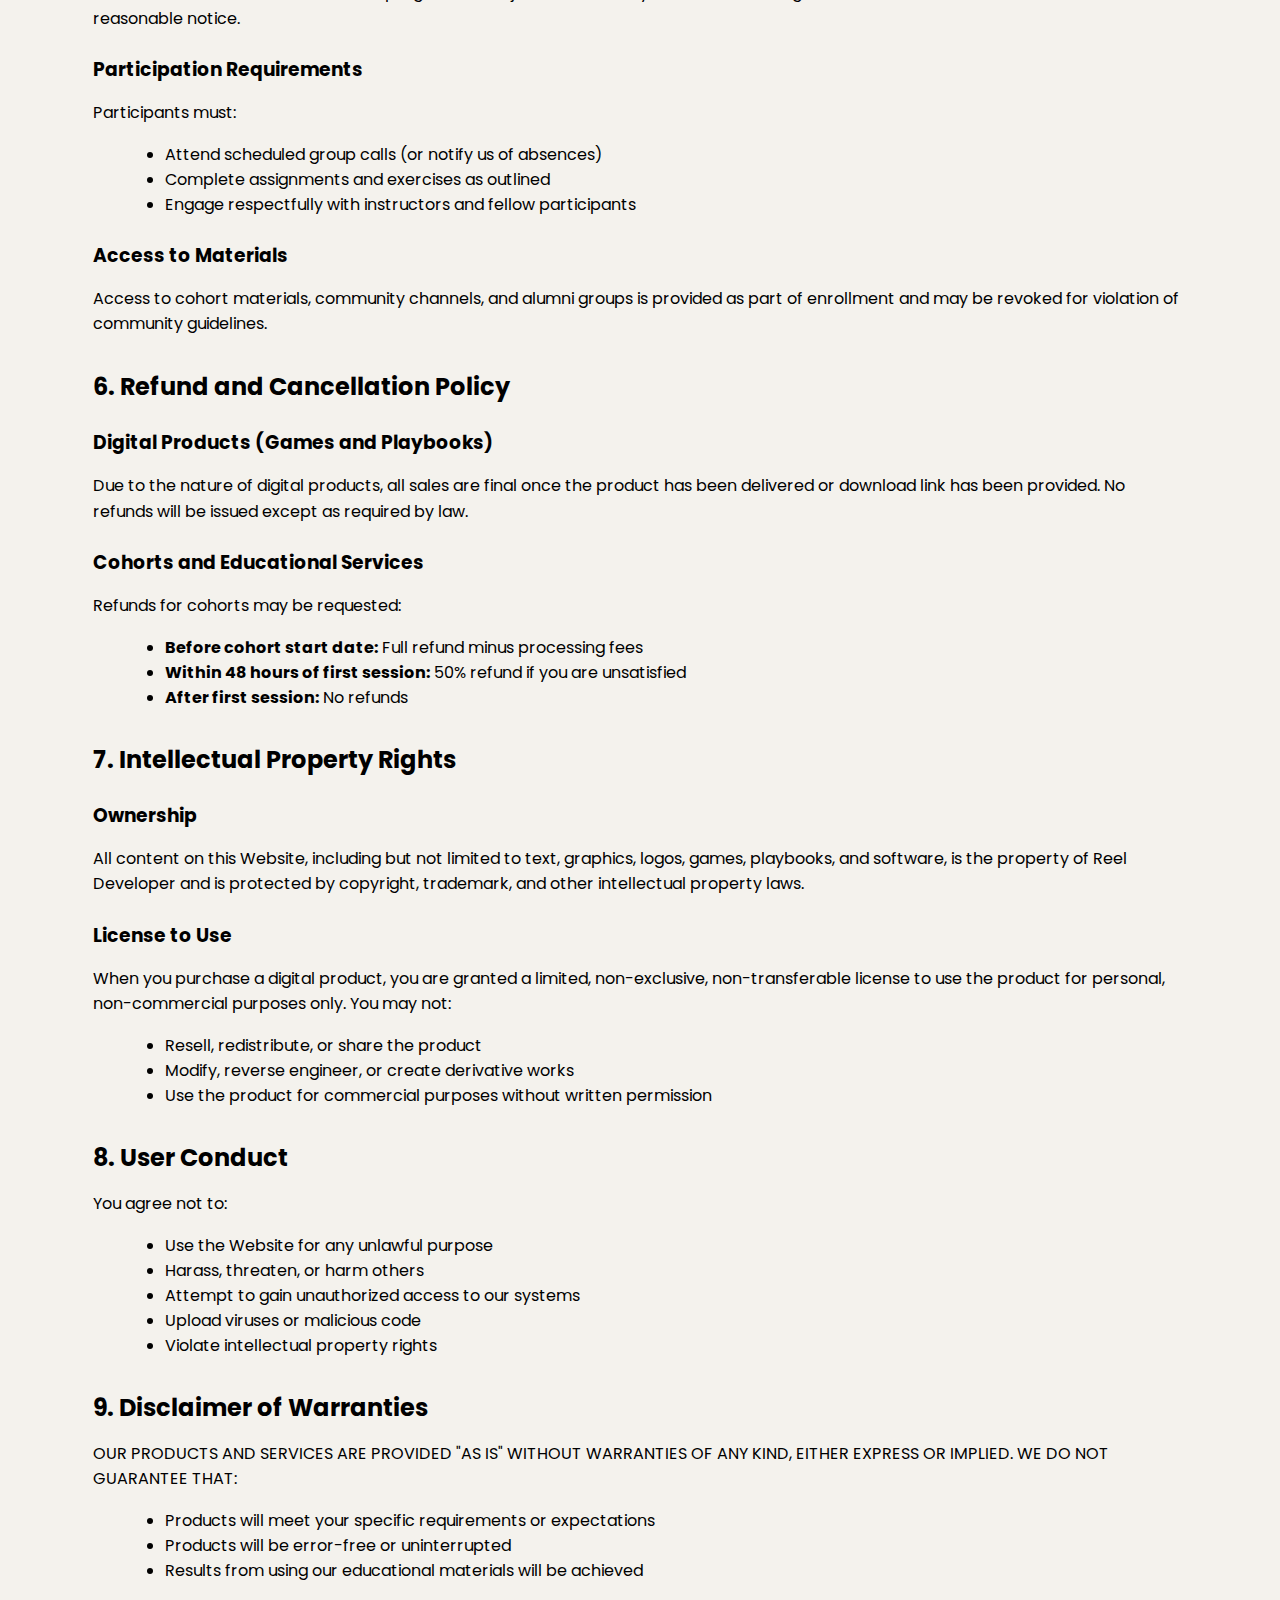
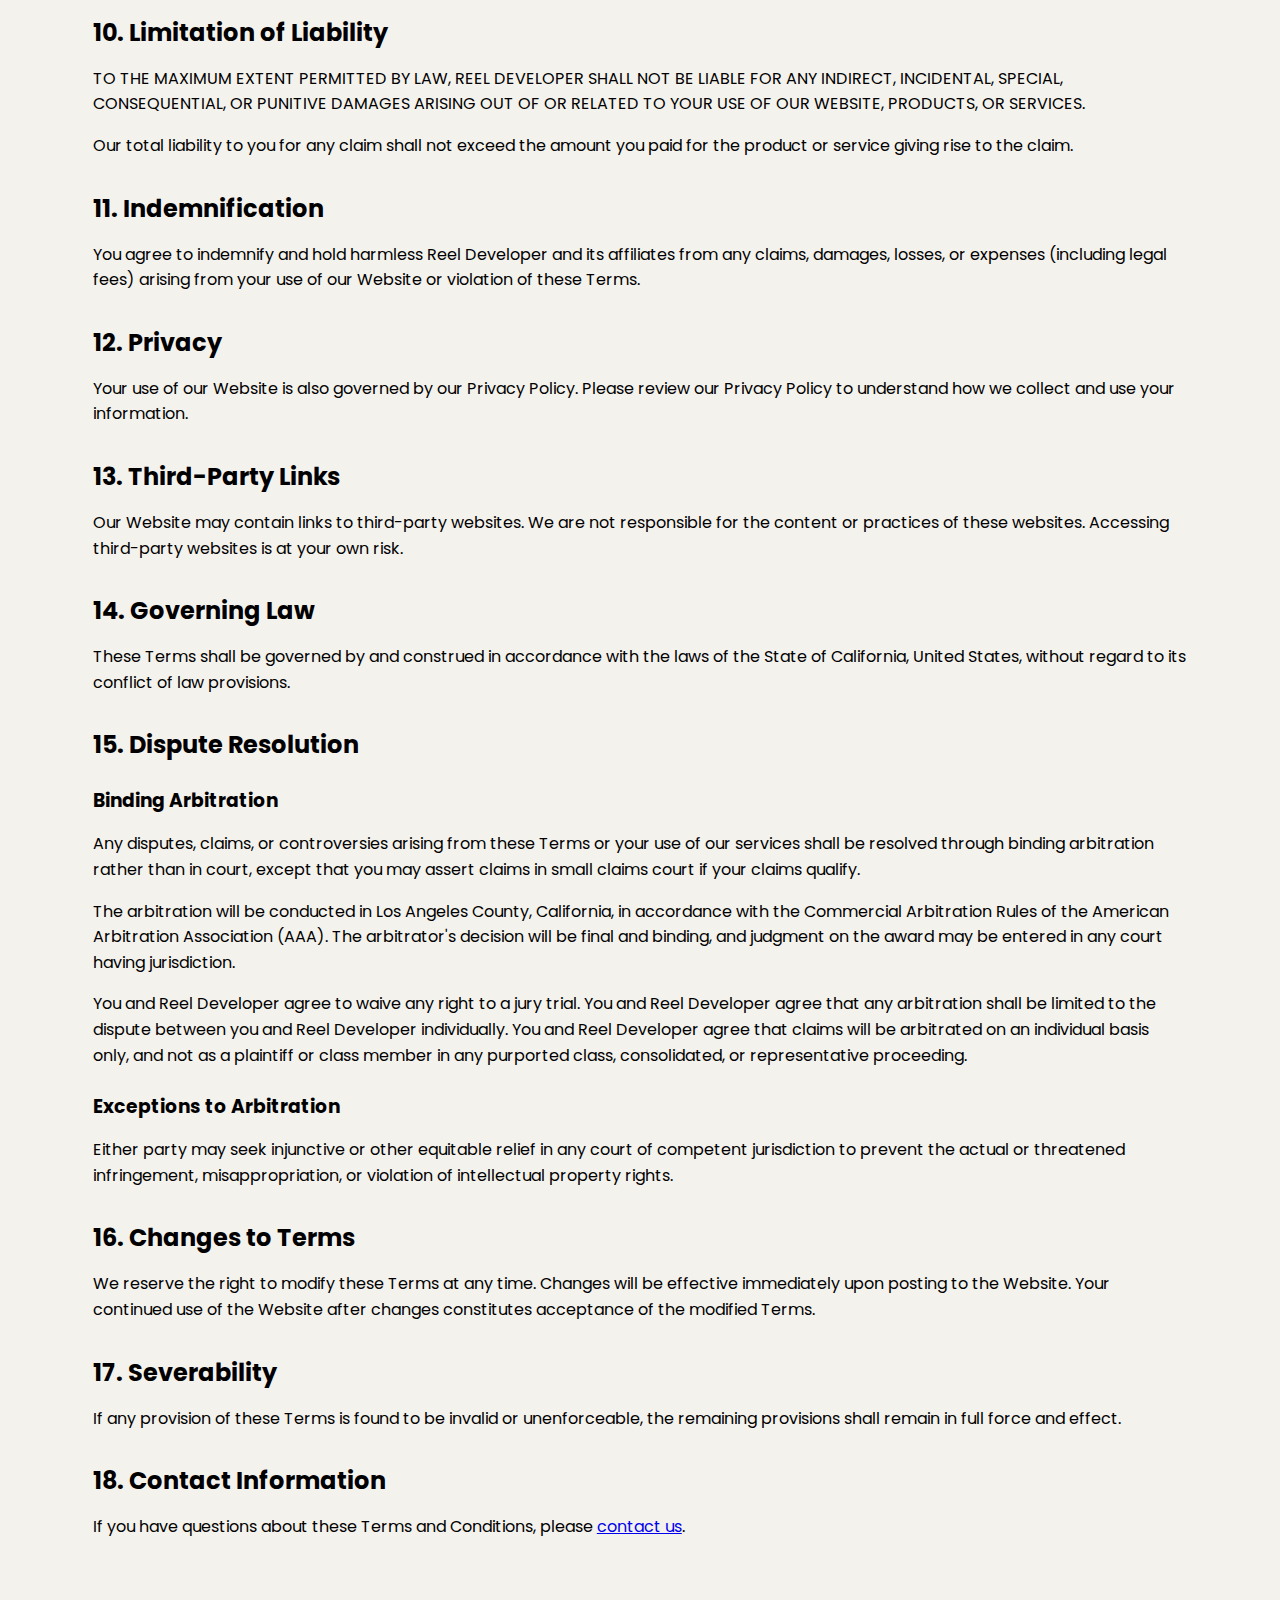
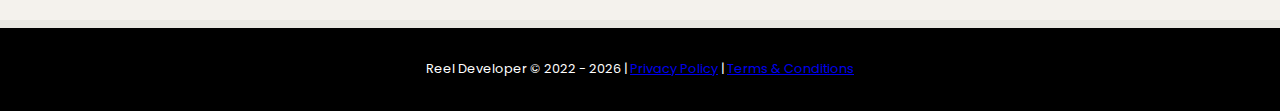
<file: terms-and-conditions.html>
<!DOCTYPE html>
<html lang="en">
<head>
    <meta charset="UTF-8">
    <meta http-equiv="X-UA-Compatible" content="IE=edge">
    <meta name="viewport" content="width=device-width, initial-scale=1.0">
    <link rel="stylesheet" type="text/css" href="/css/styles.css">
    <link rel="stylesheet" type="text/css" href="/css/legal.css">
    <link href="https://fonts.googleapis.com/css2?family=Poppins:ital,wght@0,100;0,400;0,500;0,600;0,700;0,800;1,500;1,600;1,700;1,900&display=swap" rel="stylesheet">
    <link rel="stylesheet" href="https://cdnjs.cloudflare.com/ajax/libs/font-awesome/6.2.1/css/all.min.css" integrity="sha512-MV7K8+y+gLIBoVD59lQIYicR65iaqukzvf/nwasF0nqhPay5w/9lJmVM2hMDcnK1OnMGCdVK+iQrJ7lzPJQd1w==" crossorigin="anonymous" referrerpolicy="no-referrer" />
    <title>Terms & Conditions - Reel Developer</title>
</head>
<body>
    <nav>
        <div class="logo"><a href="https://reeldeveloper.com">Reel Developer</a></div>
        <ul class="nav-links">
            <li><a href="/">Home</a></li>
            <li><a href="/#about">About</a></li>
            <li><a href="#">Games</a></li>
            <li><a href="/shop">Shop</a></li>
        </ul>
            <div class="menu-icon">
                <i class="fa-solid fa-bars"></i>
            </div>
    </nav>
    
    <section class="about legal-page">
        <div class="about-text legal-content">
            <h1>Terms and Conditions</h1>
            <p><strong>Last Updated:</strong> January 8, 2026</p>
            
            <h2>1. Acceptance of Terms</h2>
            <p>By accessing and using reeldeveloper.com (the "Website") and purchasing products or services from Reel Developer ("we," "us," or "our"), you agree to be bound by these Terms and Conditions. If you do not agree to these terms, please do not use our Website or services.</p>
            
            <h3>Age Requirements</h3>
            <p>Our products and services are intended for individuals 18 years or older. If you are between 13 and 17 years old, you may use our services only with the involvement and consent of a parent or legal guardian. If you are under 13, you may not use our services. By using our services, you represent and warrant that you meet these age requirements.</p>
            
            <h2>2. Products and Services</h2>
            <h3>Digital Products</h3>
            <p>We offer digital products including but not limited to:</p>
            <ul>
                <li>Indie games (downloadable digital files)</li>
                <li>Educational playbooks (PDF guides)</li>
                <li>Online cohorts and group coaching sessions</li>
            </ul>
            
            <h3>Product Descriptions</h3>
            <p>We strive to provide accurate descriptions and images of our products. However, we do not warrant that product descriptions, images, or other content are accurate, complete, or error-free.</p>
            
            <h2>3. Purchase and Payment</h2>
            <h3>Pricing</h3>
            <p>All prices are listed in U.S. Dollars (USD) and are subject to change without notice. We reserve the right to modify prices at any time.</p>
            
            <h3>Payment Processing</h3>
            <p>Payments are processed securely through our third-party payment processor. We do not store your payment card information on our servers.</p>
            
            <h3>Order Confirmation</h3>
            <p>After completing a purchase, you will receive an order confirmation via email. This confirmation does not constitute our acceptance of your order; it is simply a confirmation that we received your order.</p>
            
            <h2>4. Delivery of Digital Products</h2>
            <p>Digital products (games, playbooks) will be delivered via email or download link within 24 hours of purchase confirmation. It is your responsibility to provide a valid email address.</p>
            
            <h2>5. Cohorts and Educational Services</h2>
            <h3>Enrollment</h3>
            <p>Enrollment in cohorts or educational programs is subject to availability. We reserve the right to cancel or reschedule cohorts with reasonable notice.</p>
            
            <h3>Participation Requirements</h3>
            <p>Participants must:</p>
            <ul>
                <li>Attend scheduled group calls (or notify us of absences)</li>
                <li>Complete assignments and exercises as outlined</li>
                <li>Engage respectfully with instructors and fellow participants</li>
            </ul>
            
            <h3>Access to Materials</h3>
            <p>Access to cohort materials, community channels, and alumni groups is provided as part of enrollment and may be revoked for violation of community guidelines.</p>
            
            <h2>6. Refund and Cancellation Policy</h2>
            <h3>Digital Products (Games and Playbooks)</h3>
            <p>Due to the nature of digital products, all sales are final once the product has been delivered or download link has been provided. No refunds will be issued except as required by law.</p>
            
            <h3>Cohorts and Educational Services</h3>
            <p>Refunds for cohorts may be requested:</p>
            <ul>
                <li><strong>Before cohort start date:</strong> Full refund minus processing fees</li>
                <li><strong>Within 48 hours of first session:</strong> 50% refund if you are unsatisfied</li>
                <li><strong>After first session:</strong> No refunds</li>
            </ul>
            
            <h2>7. Intellectual Property Rights</h2>
            <h3>Ownership</h3>
            <p>All content on this Website, including but not limited to text, graphics, logos, games, playbooks, and software, is the property of Reel Developer and is protected by copyright, trademark, and other intellectual property laws.</p>
            
            <h3>License to Use</h3>
            <p>When you purchase a digital product, you are granted a limited, non-exclusive, non-transferable license to use the product for personal, non-commercial purposes only. You may not:</p>
            <ul>
                <li>Resell, redistribute, or share the product</li>
                <li>Modify, reverse engineer, or create derivative works</li>
                <li>Use the product for commercial purposes without written permission</li>
            </ul>
            
            <h2>8. User Conduct</h2>
            <p>You agree not to:</p>
            <ul>
                <li>Use the Website for any unlawful purpose</li>
                <li>Harass, threaten, or harm others</li>
                <li>Attempt to gain unauthorized access to our systems</li>
                <li>Upload viruses or malicious code</li>
                <li>Violate intellectual property rights</li>
            </ul>
            
            <h2>9. Disclaimer of Warranties</h2>
            <p>OUR PRODUCTS AND SERVICES ARE PROVIDED "AS IS" WITHOUT WARRANTIES OF ANY KIND, EITHER EXPRESS OR IMPLIED. WE DO NOT GUARANTEE THAT:</p>
            <ul>
                <li>Products will meet your specific requirements or expectations</li>
                <li>Products will be error-free or uninterrupted</li>
                <li>Results from using our educational materials will be achieved</li>
            </ul>
            
            <h2>10. Limitation of Liability</h2>
            <p>TO THE MAXIMUM EXTENT PERMITTED BY LAW, REEL DEVELOPER SHALL NOT BE LIABLE FOR ANY INDIRECT, INCIDENTAL, SPECIAL, CONSEQUENTIAL, OR PUNITIVE DAMAGES ARISING OUT OF OR RELATED TO YOUR USE OF OUR WEBSITE, PRODUCTS, OR SERVICES.</p>
            <p>Our total liability to you for any claim shall not exceed the amount you paid for the product or service giving rise to the claim.</p>
            
            <h2>11. Indemnification</h2>
            <p>You agree to indemnify and hold harmless Reel Developer and its affiliates from any claims, damages, losses, or expenses (including legal fees) arising from your use of our Website or violation of these Terms.</p>
            
            <h2>12. Privacy</h2>
            <p>Your use of our Website is also governed by our Privacy Policy. Please review our Privacy Policy to understand how we collect and use your information.</p>
            
            <h2>13. Third-Party Links</h2>
            <p>Our Website may contain links to third-party websites. We are not responsible for the content or practices of these websites. Accessing third-party websites is at your own risk.</p>
            
            <h2>14. Governing Law</h2>
            <p>These Terms shall be governed by and construed in accordance with the laws of the State of California, United States, without regard to its conflict of law provisions.</p>
            
            <h2>15. Dispute Resolution</h2>
            <h3>Binding Arbitration</h3>
            <p>Any disputes, claims, or controversies arising from these Terms or your use of our services shall be resolved through binding arbitration rather than in court, except that you may assert claims in small claims court if your claims qualify.</p>
            
            <p>The arbitration will be conducted in Los Angeles County, California, in accordance with the Commercial Arbitration Rules of the American Arbitration Association (AAA). The arbitrator's decision will be final and binding, and judgment on the award may be entered in any court having jurisdiction.</p>
            
            <p>You and Reel Developer agree to waive any right to a jury trial. You and Reel Developer agree that any arbitration shall be limited to the dispute between you and Reel Developer individually. You and Reel Developer agree that claims will be arbitrated on an individual basis only, and not as a plaintiff or class member in any purported class, consolidated, or representative proceeding.</p>
            
            <h3>Exceptions to Arbitration</h3>
            <p>Either party may seek injunctive or other equitable relief in any court of competent jurisdiction to prevent the actual or threatened infringement, misappropriation, or violation of intellectual property rights.</p>
            
            <h2>16. Changes to Terms</h2>
            <p>We reserve the right to modify these Terms at any time. Changes will be effective immediately upon posting to the Website. Your continued use of the Website after changes constitutes acceptance of the modified Terms.</p>
            
            <h2>17. Severability</h2>
            <p>If any provision of these Terms is found to be invalid or unenforceable, the remaining provisions shall remain in full force and effect.</p>
            
            <h2>18. Contact Information</h2>
            <p>If you have questions about these Terms and Conditions, please <a href="/contact">contact us</a>.</p>
        </div>
    </section>
    
    <footer>
        <p>Reel Developer &#169; 2022 - <span id="current-year"></span> | <a href="/privacy-policy">Privacy Policy</a> | <a href="/terms">Terms & Conditions</a></p>
    </footer>
    <script src="scripts/brain.js"></script>
</body>
</html>
</file>
<file: css/styles.css>
* {
    box-sizing: border-box;
}

body {
    margin: 0;
    padding: 0;
    background-color: #fbf9f1;
    color: black;
    font-family: 'Poppins', sans-serif;
}

nav {
    display: flex;
    align-items: center;
    justify-content: space-between;
    padding: 20px;
    position: fixed;
    top: 0;
    left: 0;
    right: 0;
    z-index: 1;
    background-color: black;
    color: white;
}

.logo {
    font-size: 1em;
    font-weight: bold;
}

.logo a {
    text-decoration: none;
    color: #fff;
}

nav {
    box-shadow: 
        0px 2px 4px -1px rgb(0 0 0 / 20%),
        0px 4px 5px 0px rgb(0 0 0 / 14%),
        0px 1px 10px 0px rgb(0 0 0 / 12%);
}

.nav-links {
    display: none;
    list-style: none;
    margin: 0;
    padding: 0;
    align-items: center;
}

.nav-links li {
    margin: 0 10px;
}

.nav-links a {
    color: white;
    text-decoration: none;
}

.menu-icon {
    display: block;
    font-size: 1.5em;
    cursor: pointer;
    height:20px;
    width:20px;
    color:#fff;
}

@media (min-width: 769px) {
    .nav-links {
        display: flex;
    }
    .menu-icon {
        display: none;
    }
}

.menu-open .nav-links {
    display: flex;
    flex-direction: column;
    position: absolute;
    top: 70px;
    left: 0;
    right: 0;
    background-color: black;
}

.menu-open .nav-links li {
    margin: 10px 0;
}

.hero {
    display: flex;
    align-items: center;
    justify-content: center;
    height: 100vh;
    background-image: none;
    background-position: center;
    background-repeat: no-repeat;
    background-size: cover;
    border-bottom: 8px solid #e9e8e2;
}

.hero-text {
    text-align: center;
    width: 80%;
    margin: 0 20%;
}

.hero-text h1 {
    font-weight: 700;
    font-size: 1.5em;
}

.hero-text h2 {
    font-weight: 400;
    font-size: 1.2em;
    font-style: italic;
}

.join-button-container {
    display: flex;
    align-items: center;
    justify-content: center;
    padding: 1rem;
}

.join-button {
    text-decoration: none;
    background-color: #4b72b8;
    color: #fff;
    padding: 1rem;
}

.join-button:hover {
    background-color: #23a24d;
}

@media (max-width: 768px) {
    .hero-text h1, .hero-text h2 {
        font-size: 1.0em;
    }
    .about-text, .community-text, .join-button {
        font-size: 0.8em;
    }
    footer {
        font-size: 0.6em;
    }
    .pricing-table {
        width: 90%;
        margin: 10px auto;
    }
}

.about, .contact {
    padding: 4rem 2rem;
    background-color: #f4f2ed;
    border-bottom: 8px solid #e9e8e2;
}

.about-text, .community-text {
    margin: 0 5%;
}

.about-text h2, .community h2, .contact h2 {
    text-align: center;
}

.community {
    padding: 4rem 2rem;
    border-bottom: 8px solid #e9e8e2;
}

.about-p-link {
    text-decoration: none;
}

.contact-links {
    display: flex;
    justify-content: center;
    list-style: none;
    margin: 0;
    padding: 0;
    align-items: center;
}

.contact-links li {
    padding: 2rem;
    font-size: 32px;
}

.contact-links a {
    text-decoration: none;
    color: #000;
}

.contact-links a:hover {
    color: #1DA1F2;
}

.second-social-link a:hover {
    color: #0072b1;
}

footer {
    display: flex;
    align-items: center;
    justify-content: center;
    padding: 20px;
    background-color: black;
    color: #fff;
    font-size: 0.8em;
}

#current-year {
    color: #fff;
}

.pricing-table-container {
    display: flex;
    flex-wrap: wrap;
    align-items: center;
    justify-content: center;
}
  
.pricing-table-container {
    display: flex;
    flex-wrap: wrap;
}

  .pricing-table {
    width: 300px;
    height: 400px;
    border-radius: 6px;
    /* border: 2px solid #0e1c3c;  same color as table background */
    background: rgba(255, 255, 255, 0.692);
    /* background: linear-gradient(#0e1c3c, #2f4661);  gradient to add depth */
    box-shadow: 0 2px 2px 0 rgb(0 0 0 / 14%), 
    0 3px 1px -2px rgb(0 0 0 / 20%), 
    0 1px 5px 0 rgb(0 0 0 / 12%);
    text-align: center;
    padding: 20px;
    margin: 0.5rem 1rem;
    color: #3C4857;
  }

  .pricing-table-header {
    font-size: 2em;
    margin-bottom: 20px;
  }

  .pricing-table-features {
    list-style-type: none;
    margin: 0;
    padding: 0;
    font-size: small;
  }
  
  .pricing-table-features li {
    font-size: 1.2em;
    margin-bottom: 10px;
    border-bottom: 1px solid rgba(153, 153, 153, 0.3);
  }

  .pricing-table-button-container {
    margin-top: 40px;
  }

 .pricing-table-button {
    text-decoration: none;
    background-color: #4b72b8;
    color: #fff;
    padding: 10px 20px;
    border: none;
    border-radius: 2rem;
    cursor: pointer;
    font-size: 1em;
  }

  .pricing-table-button:hover {
    background-color: #23a24d;
  }

.premium {
    color: #fff;
    box-shadow: 0 16px 26px -10px rgb(112, 168, 232 / 56%), 
    0 4px 25px 0px rgb(0 0 0 / 12%), 
    0 8px 10px -5px rgb(149, 194, 246 / 20%);
    background: linear-gradient(#8fbaec, #c8d9ed); /* gradient to add depth */
}
</file>
<file: css/legal.css>
/* Terms & Privacy Policy Styles */

.legal-page {
    margin-top: 80px;
}

.legal-content {
    text-align: left;
}

.legal-content h1,
.legal-content h2,
.legal-content h3 {
    text-align: left;
}

.legal-content h1 {
    margin-bottom: 1rem;
}

.legal-content h2 {
    margin-top: 2rem;
    margin-bottom: 1rem;
}

.legal-content h3 {
    margin-top: 1.5rem;
    margin-bottom: 0.75rem;
}

.legal-content p {
    text-align: left;
    line-height: 1.6;
}

.legal-content ul {
    text-align: left;
    margin-left: 2rem;
}
</file>
<file: css/shop.css>
/* Shop Page Styles */

/* Hero Section */
.hero-section {
    padding: 8rem 2rem 4rem;
    background-color: #f4f2ed;
    border-bottom: 8px solid #e9e8e2;
}

.hero-container {
    max-width: 1280px;
    margin: 0 auto;
}

.hero-title {
    font-size: 2.5rem;
    font-weight: bold;
    text-align: center;
    margin-bottom: 1.5rem;
}

.hero-features {
    display: flex;
    flex-wrap: wrap;
    justify-content: center;
    gap: 1.5rem;
    margin-bottom: 3rem;
}

.hero-feature {
    display: flex;
    align-items: center;
    gap: 0.5rem;
}

.hero-feature i {
    font-size: 1.25rem;
}

.hero-feature span {
    font-size: 0.875rem;
}

/* Section Titles */
.section-title {
    font-size: 1.875rem;
    font-weight: bold;
    text-align: center;
    margin-bottom: 2rem;
}

.section-spacing {
    margin-bottom: 4rem;
}

/* Pricing Cards Grid */
.pricing-grid {
    display: grid;
    grid-template-columns: 1fr;
    gap: 1.5rem;
    max-width: 1152px;
    margin: 0 auto;
}

@media (min-width: 768px) {
    .pricing-grid {
        grid-template-columns: repeat(3, 1fr);
    }
    .hero-title {
        font-size: 3rem;
    }
    .hero-feature span {
        font-size: 1rem;
    }
}

/* Pricing Card */
.pricing-card {
    background: white;
    border-radius: 8px;
    box-shadow: 0 4px 6px rgba(0,0,0,0.1);
    padding: 2rem;
    display: flex;
    flex-direction: column;
    position: relative;
}

.pricing-card.recommended {
    box-shadow: 0 10px 25px rgba(0,0,0,0.15);
    border: 2px solid #23a24d;
}

.recommended-badge {
    position: absolute;
    top: -1rem;
    left: 50%;
    transform: translateX(-50%);
    background-color: #23a24d;
    color: white;
    padding: 0.25rem 1rem;
    border-radius: 9999px;
    font-size: 0.875rem;
    font-weight: 600;
}

.card-header {
    margin-bottom: 1.5rem;
}

.card-title {
    font-size: 1.5rem;
    font-weight: bold;
    margin-bottom: 0.5rem;
}

.card-subtitle {
    color: #666;
}

.card-price {
    margin-bottom: 1.5rem;
}

.price-amount {
    font-size: 3rem;
    font-weight: bold;
}

.price-period {
    color: #666;
    margin-left: 0.5rem;
}

.price-note {
    font-size: 0.875rem;
    color: #666;
    margin-top: 0.5rem;
}

.price-disclaimer {
    font-size: 0.75rem;
    color: #999;
    font-style: italic;
    margin-top: 0.25rem;
}

.card-description {
    margin-bottom: 1.5rem;
}

.card-description p {
    font-size: 0.875rem;
    font-weight: 600;
    margin-bottom: 0.25rem;
}

.card-button {
    width: 100%;
    padding: 0.75rem 1.5rem;
    border-radius: 4px;
    font-weight: 600;
    margin-bottom: 1.5rem;
    transition: background-color 0.3s;
    cursor: pointer;
    border: none;
    text-align: center;
    text-decoration: none;
    display: block;
}

.button-primary {
    background-color: #4b72b8;
    color: white;
}

.button-primary:hover {
    background-color: #23a24d;
}

.button-secondary {
    background-color: #e5e5e5;
    color: black;
}

.button-secondary:hover {
    background-color: #d4d4d4;
}

.button-disabled {
    background-color: #d4d4d4;
    color: #999;
    cursor: not-allowed;
}

.card-includes {
    font-size: 0.875rem;
}

.card-includes p {
    font-weight: 600;
    margin-bottom: 0.75rem;
}

.include-item {
    display: flex;
    align-items: flex-start;
    gap: 0.5rem;
    margin-bottom: 0.75rem;
}

.include-item span:first-child {
    font-weight: bold;
}

.card-features {
    margin-top: 1.5rem;
    padding-top: 1.5rem;
    border-top: 1px solid #e5e5e5;
}

.features-title {
    font-size: 0.875rem;
    font-weight: 600;
    margin-bottom: 0.75rem;
    display: flex;
    align-items: center;
    gap: 0.5rem;
}

.features-title i {
    font-size: 0.75rem;
}

.card-features ul {
    list-style: none;
    padding: 0;
    margin: 0;
}

.card-features li {
    font-size: 0.875rem;
    color: #4b5563;
    margin-bottom: 0.5rem;
}

/* Products Grid */
.products-grid {
    display: grid;
    grid-template-columns: 1fr;
    gap: 1.5rem;
    max-width: 896px;
    margin: 0 auto;
}

@media (min-width: 768px) {
    .products-grid {
        grid-template-columns: repeat(2, 1fr);
    }
}

.product-card {
    background: white;
    border-radius: 8px;
    box-shadow: 0 4px 6px rgba(0,0,0,0.1);
    padding: 2rem;
}

.product-icon {
    text-align: center;
    font-size: 4rem;
    margin-bottom: 1rem;
}

.product-title {
    font-size: 1.5rem;
    font-weight: bold;
    text-align: center;
    margin-bottom: 0.5rem;
}

.product-description {
    color: #666;
    text-align: center;
    margin-bottom: 1rem;
}

.product-price {
    text-align: center;
    margin-bottom: 1.5rem;
}

.product-price-amount {
    font-size: 2.25rem;
    font-weight: bold;
    margin-bottom: 0.5rem;
}

.product-price-note {
    font-size: 0.875rem;
    color: #666;
    font-style: italic;
}

.product-features {
    margin-bottom: 1.5rem;
    font-size: 0.875rem;
}

.product-features p {
    font-weight: 600;
    margin-bottom: 0.5rem;
}

.product-features ul {
    list-style: none;
    padding: 0;
    margin: 0;
}

.product-features li {
    color: #4b5563;
    margin-bottom: 0.25rem;
}

/* Shopping Cart Icon */
.cart-icon {
    position: fixed;
    bottom: 30px;
    right: 30px;
    background-color: #4b72b8;
    color: white;
    width: 60px;
    height: 60px;
    border-radius: 50%;
    display: flex;
    align-items: center;
    justify-content: center;
    font-size: 1.5em;
    cursor: pointer;
    box-shadow: 0 4px 12px rgba(0,0,0,0.2);
    transition: all 0.3s ease;
    z-index: 99;
}

.cart-icon:hover {
    background-color: #23a24d;
    transform: scale(1.1);
}

.cart-count {
    position: absolute;
    top: -5px;
    right: -5px;
    background-color: #e07a5f;
    color: white;
    border-radius: 50%;
    width: 24px;
    height: 24px;
    display: none;
    align-items: center;
    justify-content: center;
    font-size: 0.8em;
    font-weight: bold;
    text-align: center;
}

/* Shopping Cart Modal */
.cart-modal {
    display: none;
    position: fixed;
    z-index: 1000;
    left: 0;
    top: 0;
    width: 100%;
    height: 100%;
    background-color: rgba(0,0,0,0.5);
}

.cart-content {
    background-color: white;
    margin: 5% auto;
    padding: 2rem;
    border-radius: 8px;
    width: 90%;
    max-width: 600px;
    max-height: 80vh;
    overflow-y: auto;
    position: relative;
}

.close-cart {
    position: absolute;
    top: 1rem;
    right: 1.5rem;
    font-size: 2em;
    font-weight: bold;
    color: #999;
    cursor: pointer;
    transition: color 0.3s;
}

.close-cart:hover {
    color: #333;
}

.cart-item {
    display: flex;
    justify-content: space-between;
    align-items: center;
    padding: 1rem;
    border-bottom: 1px solid #eee;
}

.cart-item:last-child {
    border-bottom: none;
}

.cart-item-info h4 {
    margin: 0 0 0.5rem 0;
    color: #333;
}

.cart-item-price {
    color: #4b72b8;
    font-weight: bold;
    margin: 0;
}

.cart-item-controls {
    display: flex;
    align-items: center;
    gap: 0.5rem;
}

.quantity-btn {
    background-color: #4b72b8;
    color: white;
    border: none;
    border-radius: 4px;
    width: 30px;
    height: 30px;
    cursor: pointer;
    font-size: 1.2em;
    transition: background-color 0.3s;
}

.quantity-btn:hover {
    background-color: #23a24d;
}

.quantity {
    min-width: 30px;
    text-align: center;
    font-weight: bold;
}

.remove-btn {
    background-color: #e07a5f;
    color: white;
    border: none;
    border-radius: 4px;
    padding: 0.5rem 1rem;
    cursor: pointer;
    transition: background-color 0.3s;
    margin-left: 0.5rem;
}

.remove-btn:hover {
    background-color: #d64933;
}

.cart-total {
    margin: 2rem 0 1rem 0;
    padding-top: 1rem;
    border-top: 2px solid #333;
}

.cart-total h3 {
    text-align: right;
    color: #333;
}

.checkout-button {
    width: 100%;
    padding: 1rem;
    background-color: #23a24d;
    color: white;
    border: none;
    border-radius: 4px;
    font-size: 1.2em;
    font-weight: 600;
    cursor: pointer;
    transition: background-color 0.3s;
}

.checkout-button:hover {
    background-color: #1d8a3f;
}

.cart-notification {
    position: fixed;
    top: 100px;
    right: 30px;
    background-color: #23a24d;
    color: white;
    padding: 1rem 2rem;
    border-radius: 4px;
    box-shadow: 0 4px 12px rgba(0,0,0,0.2);
    z-index: 1001;
    opacity: 1;
    transition: opacity 0.3s;
}

/* Responsive */
@media (max-width: 768px) {
    .cart-item {
        flex-direction: column;
        align-items: flex-start;
        gap: 1rem;
    }
    
    .cart-item-controls {
        width: 100%;
        justify-content: space-between;
    }
}
</file>
